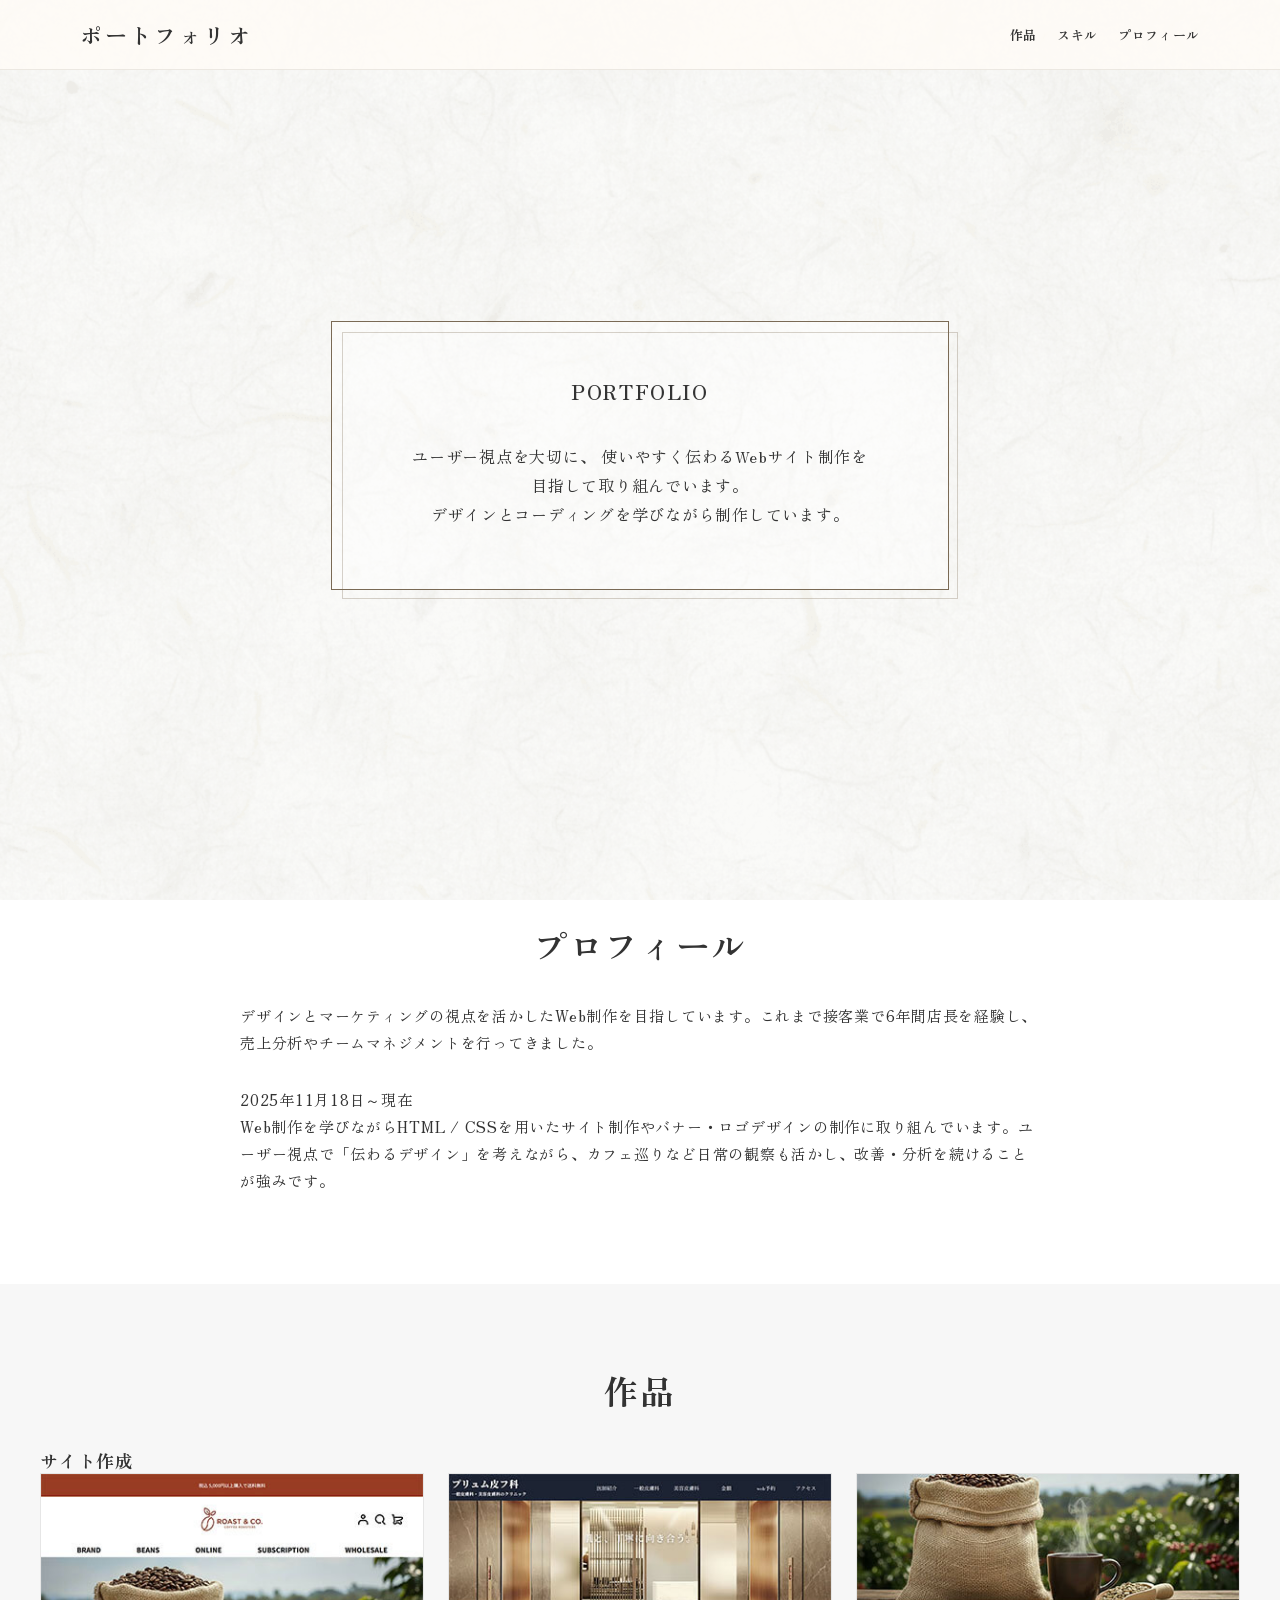
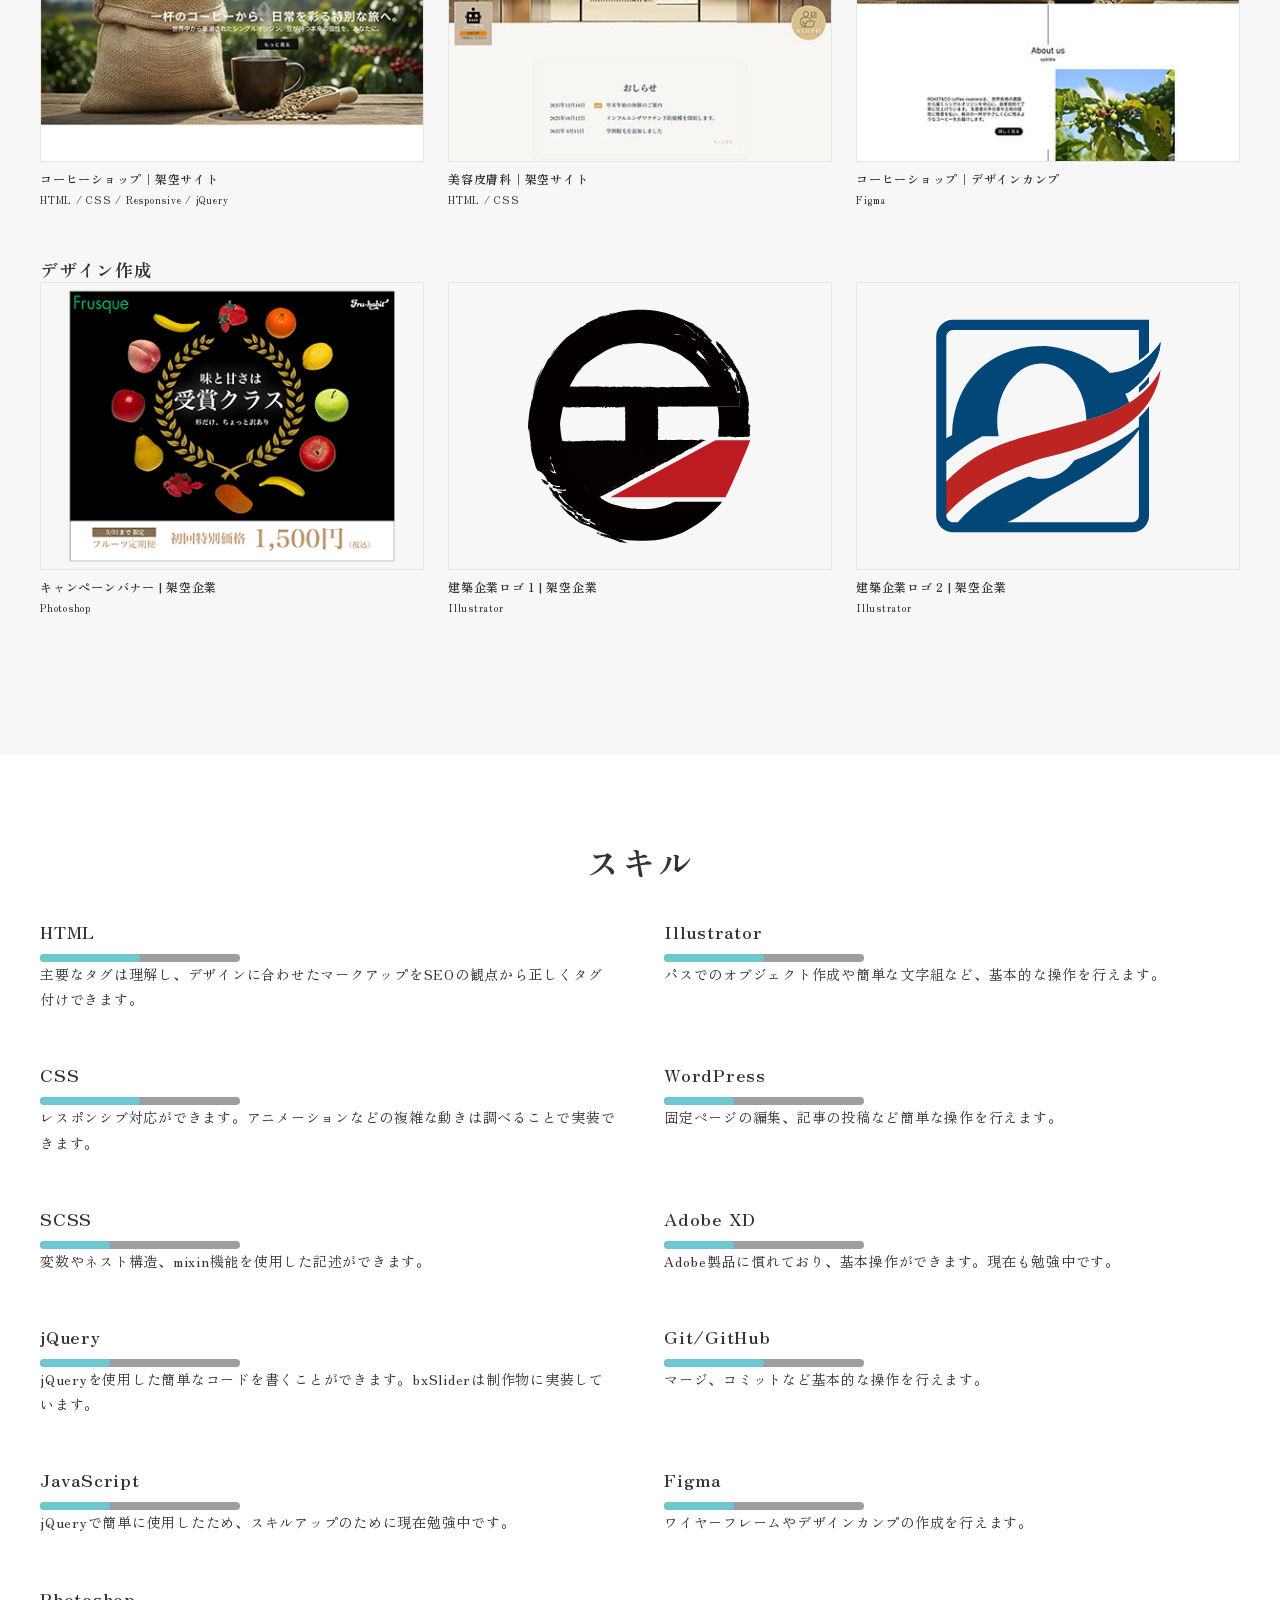
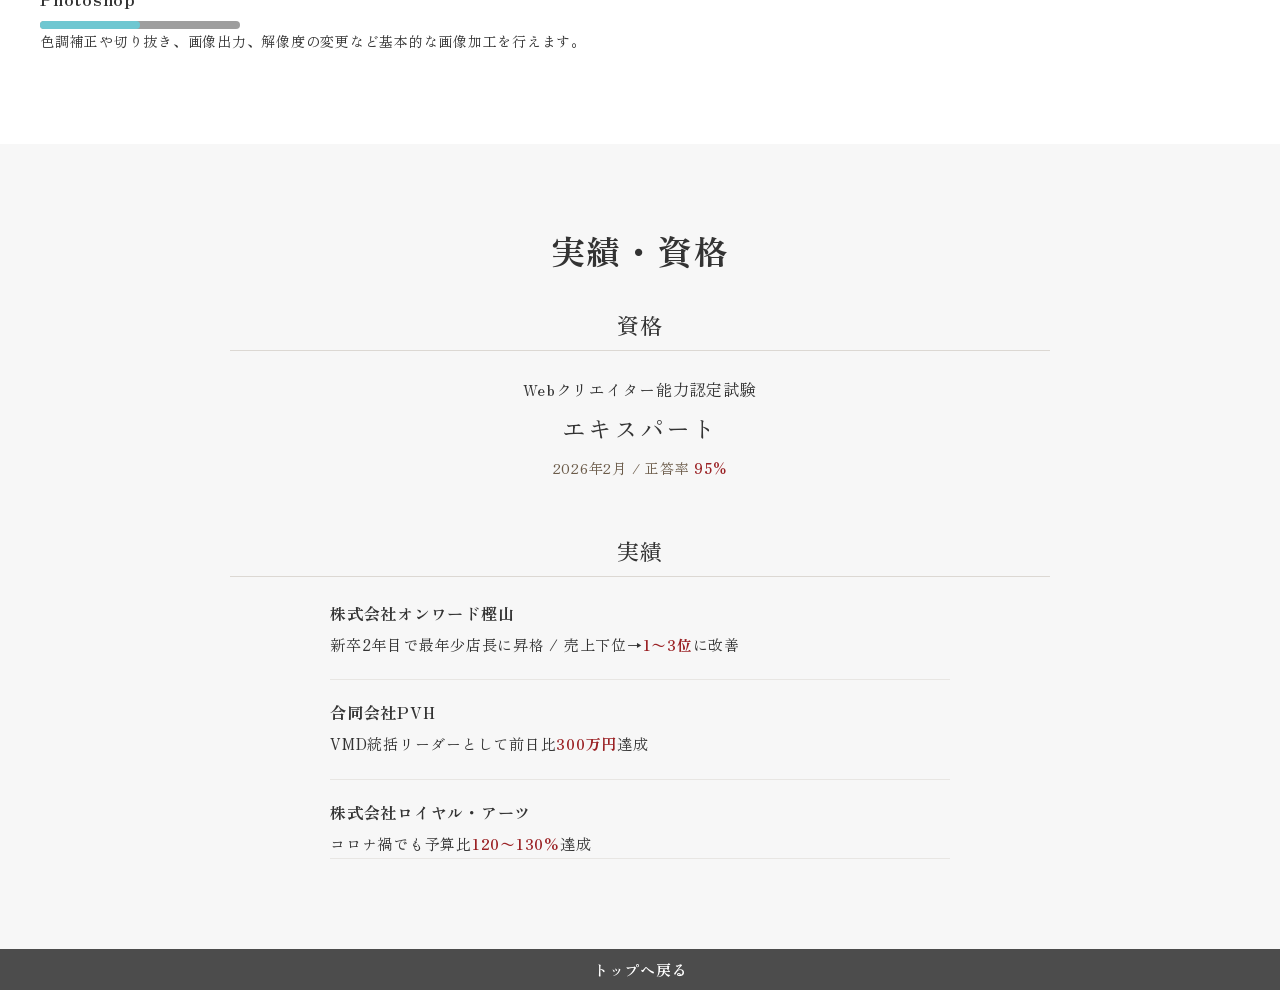
<file: index.html>
<!DOCTYPE html>
<html lang="ja">

<head prefix="og: https://ogp.me/ns#">
  <meta charset="utf-8">
  <meta name="viewport" content="width=device-width,initial-scale=1">
  <meta property="og:type" content="website">
  <meta property="og:title" content="ポートフォリオ">
  <!-- <meta property="og:url" content="URLが入る"> -->
  <meta property="og:description" content="Webデザインとコーディングを中心に制作したポートフォリオサイトです。ユーザー視点を意識したWebサイトやデザイン作品を掲載しています。制作実績をまとめています。">
  <meta property="og:image" content="img/ogp.png">
  <meta property="og:site_name" content="ポートフォリオ">
  <meta name="robots" content="noindex,nofollow">
  <meta name="description" content="Webデザインとコーディングを中心に制作したポートフォリオサイトです。ユーザー視点を意識したWebサイトやデザイン作品を掲載しています。制作実績をまとめています。">

  <title>ポートフォリオ</title>

  <link rel="preconnect" href="https://fonts.googleapis.com">
  <link rel="preconnect" href="https://fonts.gstatic.com" crossorigin>
  <link
    href="https://fonts.googleapis.com/css2?family=Cormorant+Garamond:wght@300;400;500;600&family=Zen+Old+Mincho:wght@400;500;700&display=swap"
    rel="stylesheet">
  <link rel="stylesheet" href="css/ress.css" media="all">
  <link rel="stylesheet" href="css/style.css" media="all">
  <link rel="icon" href="img/favicon.png">
  <!-- <link rel="canonical" href="URL"> -->
</head>

<body>
  <div class="wrapper">
    <!-- header -->
    <header class="header">
      <h1 class="header-logo">
        <a href="#">ポートフォリオ</a>
      </h1>
      <nav class="gnav">
        <ul class="gnav-list">
          <li class="gnav-item"><a href="#works">作品</a></li>
          <li class="gnav-item"><a href="#skill">スキル</a></li>
          <li class="gnav-item"><a href="#about">プロフィール</a></li>
        </ul>
      </nav>
    </header>
    <!-- /header -->

    <main class="content">
      <!-- mv -->
      <div class="mv">
        <div class="mv-container">
          <p class="mv-subtitle">portfolio</p>
          <p class="mv-text">
            ユーザー視点を大切に、<br class="sp-only">
            使いやすく伝わるWebサイト制作を<br>
            目指して取り組んでいます。<br>
            デザインとコーディングを学びながら制作しています。
          </p>
        </div>
      </div>
      <!-- /mv -->

      <!-- about -->
      <div class="about section" id="about">
        <section class="container">
          <h2 class="title">プロフィール</h2>
          <div class="profile">
            
            <div class="profile-body">
              <p>
                デザインとマーケティングの視点を活かしたWeb制作を目指しています。これまで接客業で6年間店長を経験し、売上分析やチームマネジメントを行ってきました。</p>
              <p>2025年11月18日～現在<br>
                Web制作を学びながらHTML /
                CSSを用いたサイト制作やバナー・ロゴデザインの制作に取り組んでいます。ユーザー視点で「伝わるデザイン」を考えながら、カフェ巡りなど日常の観察も活かし、改善・分析を続けることが強みです。
              </p>
            </div>
          </div>
        </section>
      </div>
      <!-- /about -->

      <!-- works -->
      <div class="works section" id="works">
        <section class="container">
          <h2 class="title">作品</h2>
          <section class="items">
            <h3 class="collection">サイト作成</h3>
            <div class="works-list">
              <a class="works-item" href="works-coffee.html">
                <div class="works-img"><img src="img/web_site2.jpg" width="400" height="300" alt="作品サムネイル画像">
                </div>
                <p class="works-name">コーヒーショップ｜架空サイト</p>
                <p class="works-info">HTML / CSS / Responsive / jQuery</p>
              </a>
              <a class="works-item" href="works-clinic.html">
                <div class="works-img"><img src="img/web_site1.jpg" width="400" height="300" alt="作品サムネイル画像">
                </div>
                <p class="works-name">美容皮膚科｜架空サイト</p>
                <p class="works-info">HTML / CSS</p>
              </a>
              <a class="works-item" href="works-coffee-camp.html">
                <div class="works-img"><img src="img/wire.jpg" width="400" height="300" alt="作品サムネイル画像">
                </div>
                <p class="works-name">コーヒーショップ｜デザインカンプ</p>
                <p class="works-info">Figma</p>
              </a>
            </div>
          </section>

          <section class="items">
            <h3 class="collection">デザイン作成</h3>
            <div class="works-list">
              <a class="works-item" href="works-banner.html">
                <div class="works-img"><img src="img/top_banner.png" width="400" height="300" alt="作品サムネイル画像">
                </div>
                <p class="works-name">キャンペーンバナー | 架空企業</p>
                <p class="works-info">Photoshop</p>
              </a>
              <a class="works-item" href="works-logo-01.html">
                <div class="works-img"><img src="img/logo_1.svg" width="400" height="300" alt="作品サムネイル画像">
                </div>
                <p class="works-name">建築企業ロゴ 1 | 架空企業</p>
                <p class="works-info">Illustrator</p>
              </a>
              <a class="works-item" href="works-logo-02.html">
                <div class="works-img"><img src="img/logo_2.svg" width="400" height="300" alt="作品サムネイル画像">
                </div>
                <p class="works-name">建築企業ロゴ 2 | 架空企業</p>
                <p class="works-info">Illustrator</p>
              </a>
            </div>
          </section>


        </section>
      </div>
      <!-- /works -->

      <!-- skill -->
      <div class="skill section" id="skill">
        <section class="container">
          <h2 class="title">スキル</h2>

          <div class="skill-list">
            <div class="skill-item">
              <div class="skill-body">
                <div class="skill-head">
                  <h3 class="skill-name">HTML</h3>
                  <div class="skill-bar">
                    <span class="skill-level html"></span>
                  </div>
                </div>
                <p class="skill-text">
                  主要なタグは理解し、デザインに合わせたマークアップをSEOの観点から正しくタグ付けできます。
                </p>
              </div>
            </div>

            <div class="skill-item">
              <div class="skill-body">
                <div class="skill-head">
                  <h3 class="skill-name">Illustrator</h3>
                  <div class="skill-bar">
                    <span class="skill-level illustrator"></span>
                  </div>
                </div>
                <p class="skill-text">
                  パスでのオブジェクト作成や簡単な文字組など、基本的な操作を行えます。
                </p>
              </div>
            </div>

            <div class="skill-item">
              <div class="skill-body">
                <div class="skill-head">
                  <h3 class="skill-name">CSS</h3>
                  <div class="skill-bar">
                    <span class="skill-level css"></span>
                  </div>
                </div>
                <p class="skill-text">
                  レスポンシブ対応ができます。アニメーションなどの複雑な動きは調べることで実装できます。
                </p>
              </div>
            </div>

            <div class="skill-item">
              <div class="skill-body">
                <div class="skill-head">
                  <h3 class="skill-name">WordPress</h3>
                  <div class="skill-bar">
                    <span class="skill-level wordpress"></span>
                  </div>
                </div>
                <p class="skill-text">
                  固定ページの編集、記事の投稿など簡単な操作を行えます。
                </p>
              </div>
            </div>

            <div class="skill-item">
              <div class="skill-body">
                <div class="skill-head">
                  <h3 class="skill-name">SCSS</h3>
                  <div class="skill-bar">
                    <span class="skill-level scss"></span>
                  </div>
                </div>
                <p class="skill-text">
                  変数やネスト構造、mixin機能を使用した記述ができます。
                </p>
              </div>
            </div>

            <div class="skill-item">
              <div class="skill-body">
                <div class="skill-head">
                  <h3 class="skill-name">Adobe XD</h3>
                  <div class="skill-bar">
                    <span class="skill-level xd"></span>
                  </div>
                </div>
                <p class="skill-text">
                  Adobe製品に慣れており、基本操作ができます。現在も勉強中です。
                </p>
              </div>
            </div>

            <div class="skill-item">
              <div class="skill-body">
                <div class="skill-head">
                  <h3 class="skill-name">jQuery</h3>
                  <div class="skill-bar">
                    <span class="skill-level jquery"></span>
                  </div>
                </div>
                <p class="skill-text">
                  jQueryを使用した簡単なコードを書くことができます。bxSliderは制作物に実装しています。
                </p>
              </div>
            </div>

            <div class="skill-item">
              <div class="skill-body">
                <div class="skill-head">
                  <h3 class="skill-name">Git/GitHub</h3>
                  <div class="skill-bar">
                    <span class="skill-level git"></span>
                  </div>
                </div>
                <p class="skill-text">
                  マージ、コミットなど基本的な操作を行えます。
                </p>
              </div>
            </div>

            <div class="skill-item">
              <div class="skill-body">
                <div class="skill-head">
                  <h3 class="skill-name">JavaScript</h3>
                  <div class="skill-bar">
                    <span class="skill-level javascript"></span>
                  </div>
                </div>
                <p class="skill-text">
                  jQueryで簡単に使用したため、スキルアップのために現在勉強中です。
                </p>
              </div>
            </div>

            <div class="skill-item">
              <div class="skill-body">
                <div class="skill-head">
                  <h3 class="skill-name">Figma</h3>
                  <div class="skill-bar">
                    <span class="skill-level figma"></span>
                  </div>
                </div>
                <p class="skill-text">
                  ワイヤーフレームやデザインカンプの作成を行えます。
                </p>
              </div>
            </div>

            <div class="skill-item">
              <div class="skill-body">
                <div class="skill-head">
                  <h3 class="skill-name">Photoshop</h3>
                  <div class="skill-bar">
                    <span class="skill-level photoshop"></span>
                  </div>
                </div>
                <p class="skill-text">
                  色調補正や切り抜き、画像出力、解像度の変更など基本的な画像加工を行えます。
                </p>
              </div>
            </div>
          </div>
        </section>
      </div>
      <!-- /skill -->


     <!-- achievements -->
<section class="achievements section" id="achievements">
  <div class="container">
    <h2 class="title">実績・資格</h2>

    <div class="achievements-list">
      <section class="achievement-item">
        <h3 class="achievement-title">資格</h3>
        <div class="achievement-content">
          <p class="achievement-heading">Webクリエイター能力認定試験</p>
          <p class="achievement-subheading">エキスパート</p>
          <p class="achievement-meta">2026年2月 / 正答率 <strong>95%</strong></p>
        </div>
      </section>

      <section class="achievement-item">
        <h3 class="achievement-title">実績</h3>
        <div class="achievement-content">
          <dl class="achievement-record">
            <dt>株式会社オンワード樫山</dt>
            <dd>新卒2年目で最年少店長に昇格 / 売上下位→<strong>1〜3位</strong>に改善</dd>

            <dt>合同会社PVH</dt>
            <dd>VMD統括リーダーとして前日比<strong>300万円</strong>達成</dd>

            <dt>株式会社ロイヤル・アーツ</dt>
            <dd>コロナ禍でも予算比<strong>120〜130%</strong>達成</dd>
          </dl>
        </div>
      </section>
    </div>
  </div>
</section>
<!-- /achievements -->

      <div class="page-top" id="js-page-top">
        <span class="material-icons-outlined">トップへ戻る</span>
      </div>
    </main>

   

  </div>
  <script src="js/jquery-3.6.0.min.js"></script>
  <script src="js/script.js"></script>
</body>

</html>
</file>
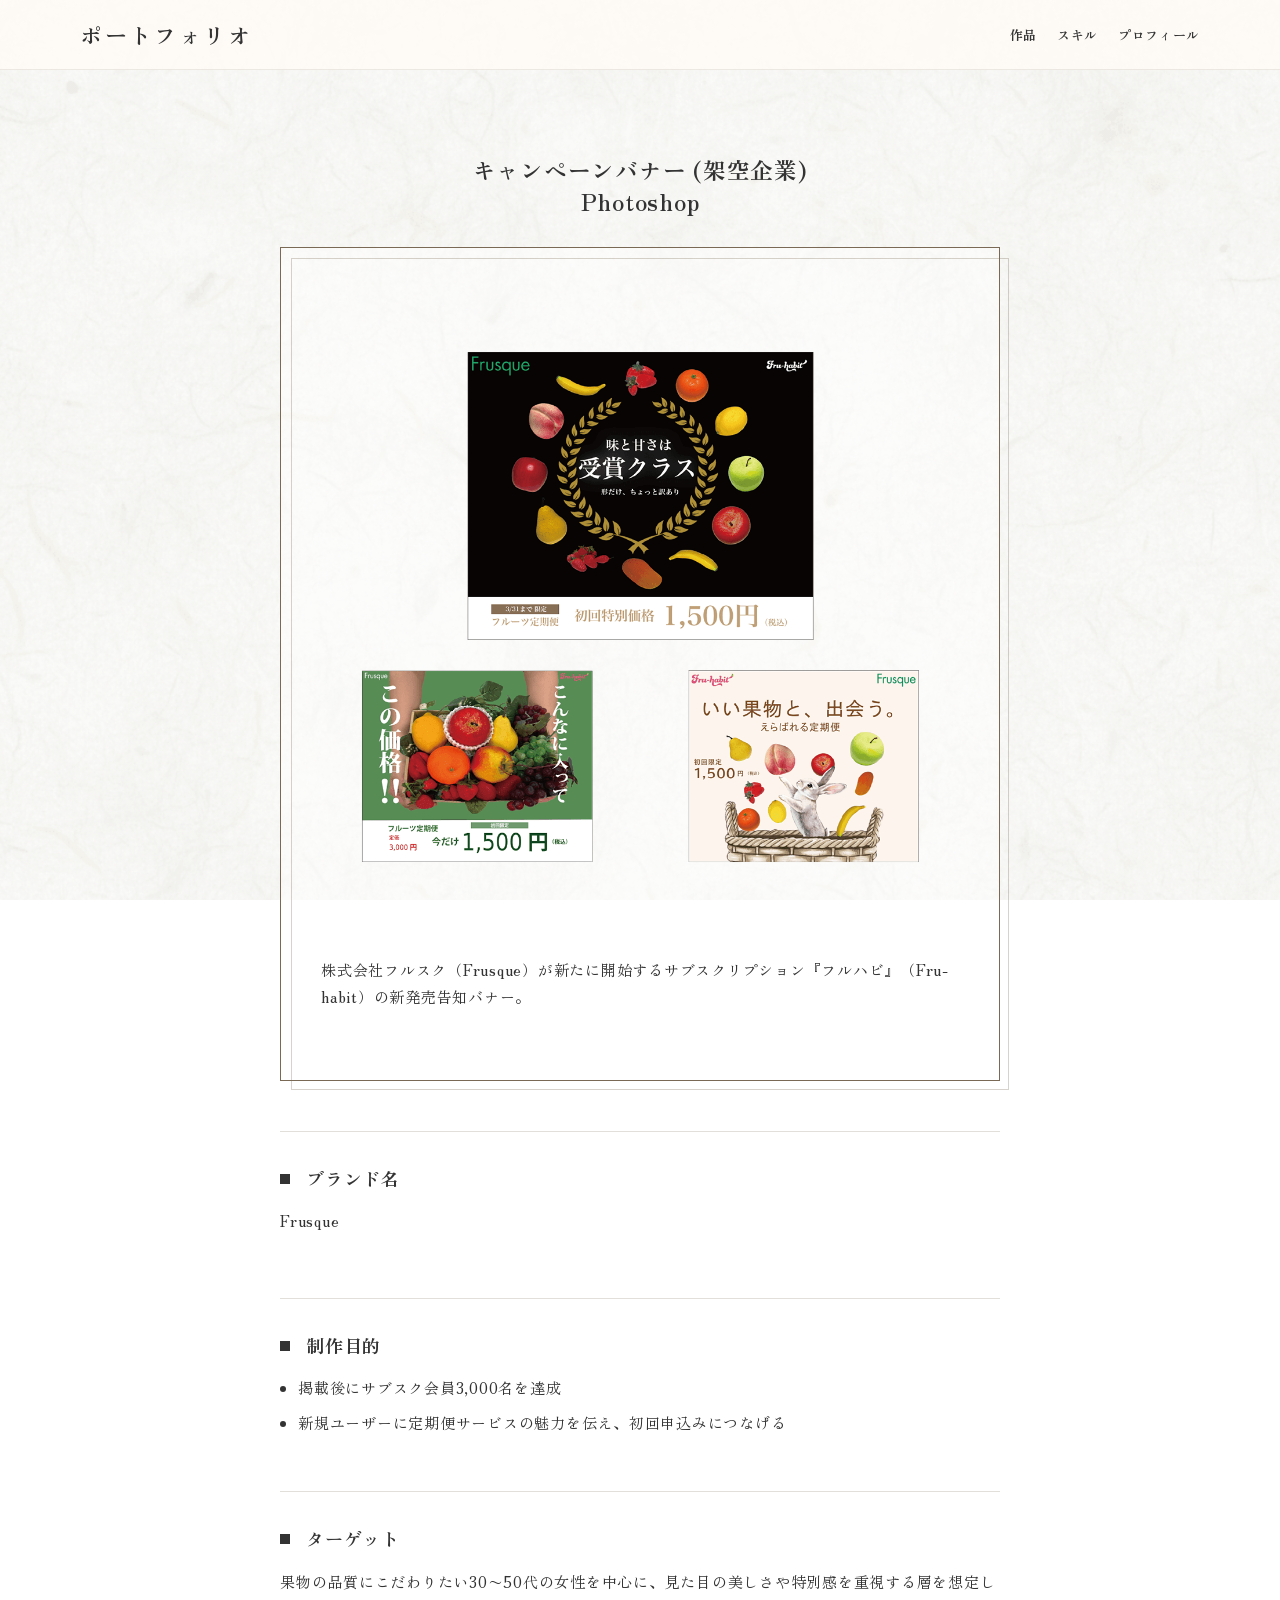
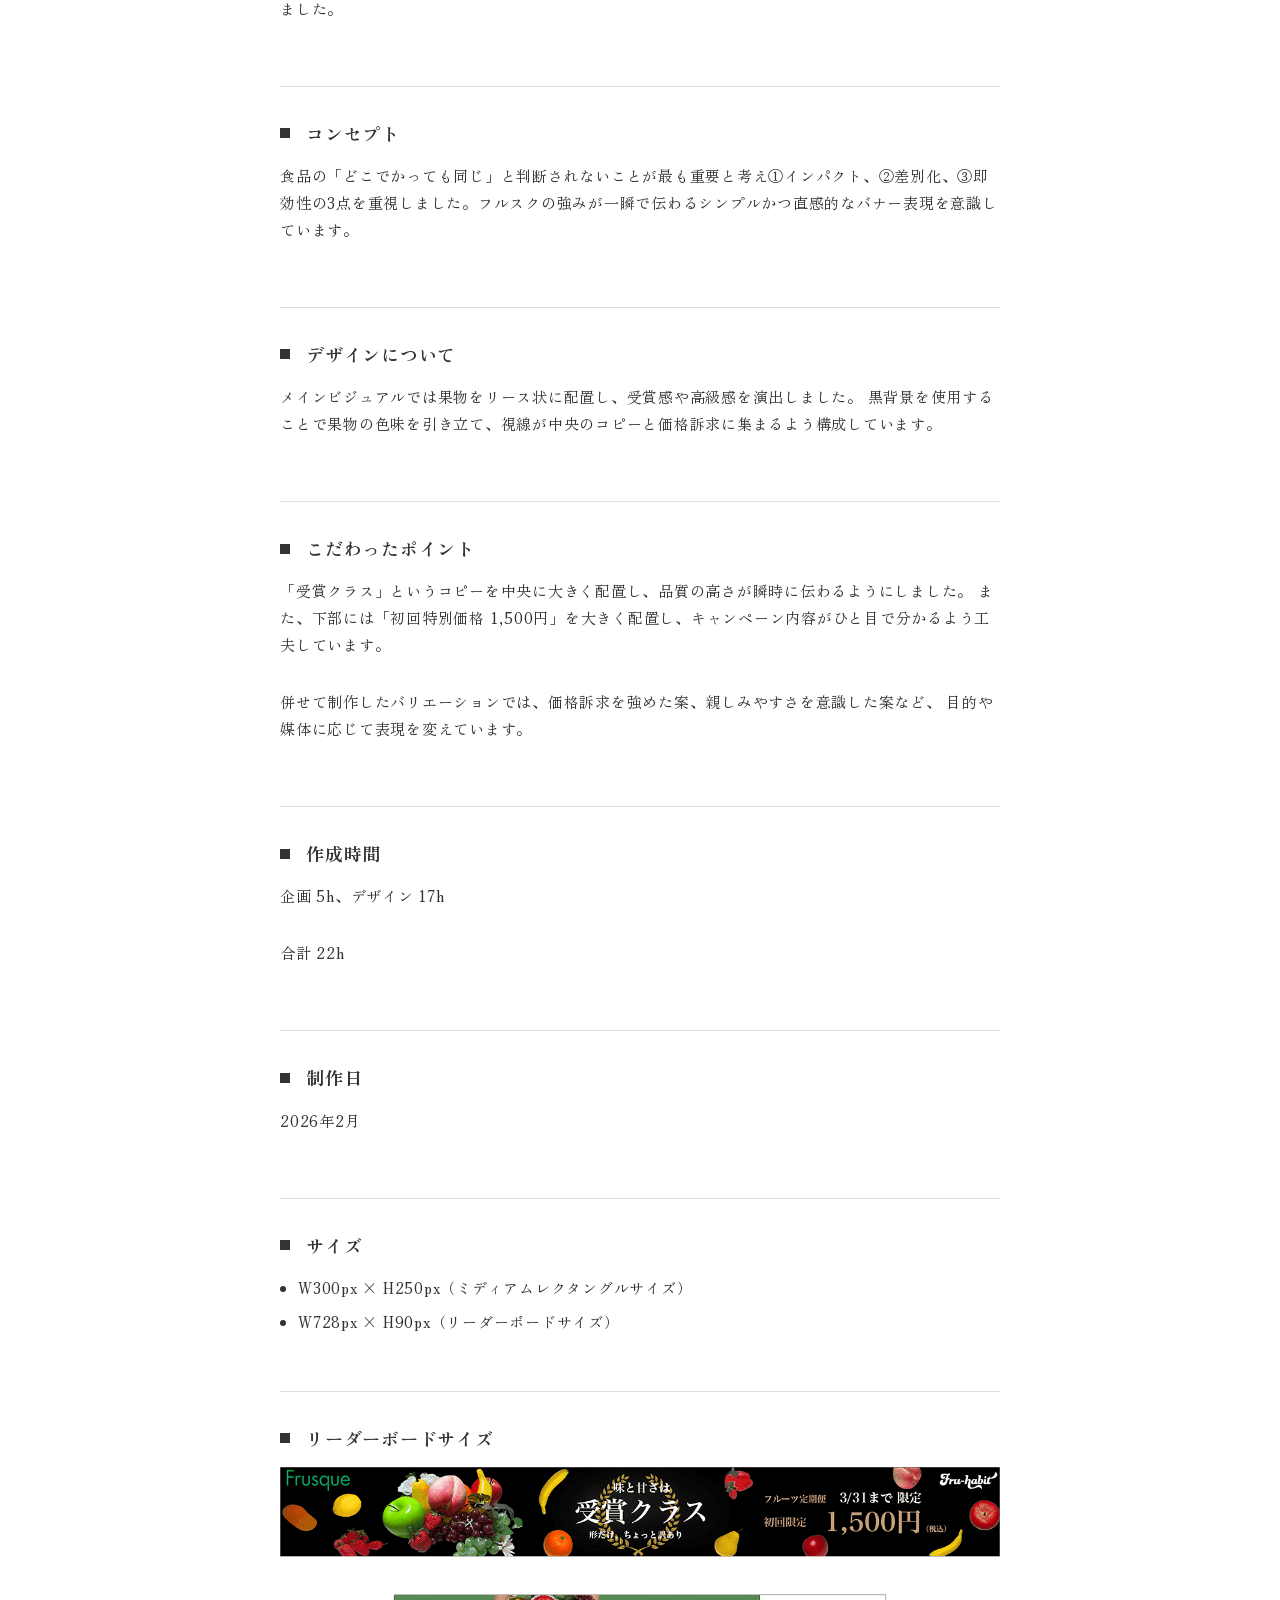
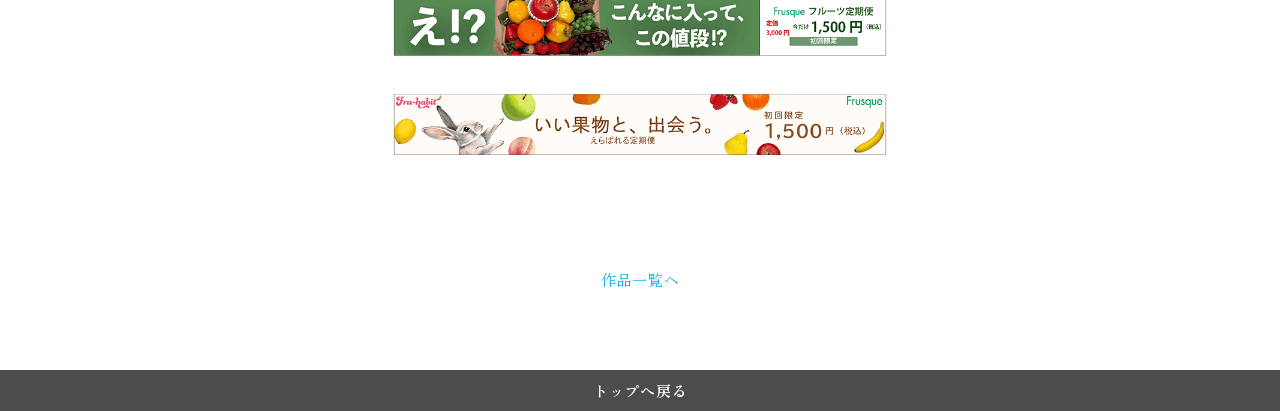
<file: works-banner.html>
<!DOCTYPE html>
<html lang="ja">

<head prefix="og: https://ogp.me/ns#">
  <meta charset="utf-8">
  <meta name="viewport" content="width=device-width,initial-scale=1">

  <meta property="og:type" content="article">
  <meta property="og:title" content="キャンペーンバナー制作 | ポートフォリオ">
  <!-- <meta property="og:url" content="URLが入る"> -->
  <meta property="og:description" content="架空企業のキャンペーンバナーとして制作したデザインです。Photoshopを用いて視認性と訴求力を意識し、ターゲットに伝わるビジュアル設計を行いました。制作実績です。">
  <meta property="og:image" content="img/top_banner.png">
  <meta property="og:site_name" content="ポートフォリオ">

  <meta name="robots" content="noindex,nofollow">
  <meta name="description" content="架空企業のキャンペーンバナーとして制作したデザインです。Photoshopを用いて視認性と訴求力を意識し、ターゲットに伝わるビジュアル設計を行いました。制作実績です。">

  <title>キャンペーンバナー制作 | ポートフォリオ</title>

  <link rel="preconnect" href="https://fonts.googleapis.com">
  <link rel="preconnect" href="https://fonts.gstatic.com" crossorigin>
  <link
    href="https://fonts.googleapis.com/css2?family=Cormorant+Garamond:wght@300;400;500;600&family=Zen+Old+Mincho:wght@400;500;700&display=swap"
    rel="stylesheet">
  <link rel="stylesheet" href="css/ress.css" media="all">
  <link rel="stylesheet" href="css/style.css" media="all">
  <link rel="icon" href="img/favicon.png">
  <!-- <link rel="canonical" href="URL"> -->
</head>

<body>
  <div class="wrapper">
    <!-- header -->
    <header class="header">
      <h1 class="header-logo">
        <a href="./index.html">ポートフォリオ</a>
      </h1>
      <nav class="gnav">
        <ul class="gnav-list">
          <li class="gnav-item"><a href="index.html#works">作品</a></li>
          <li class="gnav-item"><a href="index.html#skill">スキル</a></li>
          <li class="gnav-item"><a href="index.html#about">プロフィール</a></li>
        </ul>
      </nav>
    </header>

    <main class="content">
      <div class="article">
        <section class="article-container">
          <h2 class="article-title">キャンペーンバナー (架空企業)<br>Photoshop</h2>
          <div class="article-body">

            <div class="work-frame">
              <p>
                <img src="img/banner_top.png" width="400" height="300" alt="作品スクリーンショット">
              </p>
              <p>
                株式会社フルスク（Frusque）が新たに開始するサブスクリプション『フルハビ』（Fru-habit）の新発売告知バナー。
              </p>
            </div>

            <div class="work-section">
              <h3>ブランド名</h3>

              <p>
                Frusque
              </p>

            </div>


            <div class="work-section">
              <h3>制作目的</h3>

              <ul>
                <li>掲載後にサブスク会員3,000名を達成</li>
                <li>新規ユーザーに定期便サービスの魅力を伝え、初回申込みにつなげる</li>
              </ul>

            </div>

            <div class="work-section">
              <h3>ターゲット</h3>
              <p>果物の品質にこだわりたい30〜50代の女性を中心に、見た目の美しさや特別感を重視する層を想定しました。
              </p>
            </div>

            <div class="work-section">
              <h3>コンセプト</h3>
              <p>
                食品の「どこでかっても同じ」と判断されないことが最も重要と考え①インパクト、②差別化、③即効性の3点を重視しました。フルスクの強みが一瞬で伝わるシンプルかつ直感的なバナー表現を意識しています。
              </p>
            </div>

             <div class="work-section">
              <h3>デザインについて</h3>
              <p>
                メインビジュアルでは果物をリース状に配置し、受賞感や高級感を演出しました。
                黒背景を使用することで果物の色味を引き立て、視線が中央のコピーと価格訴求に集まるよう構成しています。
              </p>
            </div>

            <div class="work-section">
              <h3>こだわったポイント</h3>
              <p>
                「受賞クラス」というコピーを中央に大きく配置し、品質の高さが瞬時に伝わるようにしました。
                また、下部には「初回特別価格 1,500円」を大きく配置し、キャンペーン内容がひと目で分かるよう工夫しています。
              </p>
              <p>
                併せて制作したバリエーションでは、価格訴求を強めた案、親しみやすさを意識した案など、
                目的や媒体に応じて表現を変えています。
              </p>
            </div>

            <div class="work-section">
              <h3>作成時間</h3>
              <p>企画 5h、デザイン 17h</p>
              <p>合計 22h</p>
            </div>

            <div class="work-section">
              <h3>制作日</h3>
              <p>2026年2月</p>
            </div>

           <div class="work-section">
              <h3>サイズ</h3>
              <ul>
                <li>W300px × H250px（ミディアムレクタングルサイズ）</li>
                <li>W728px × H90px（リーダーボードサイズ）</li>
              </ul>
            </div>

            <div class="work-section">
              <h3>リーダーボードサイズ</h3>
              <img src="./img/banner_l.png" width="720" height="300"  alt="リーダーボードサイズのバナー">
            </div>

          </div>
          <div class="home-link">
            <a href="index.html#works">作品一覧へ</a>
          </div>
        </section>
      </div>

      <div class="page-top" id="js-page-top">
        <span>トップへ戻る</span>
      </div>
    </main>

   

  </div>
  <script src="js/jquery-3.6.0.min.js"></script>
  <script src="js/script.js"></script>
</body>

</html>
</file>
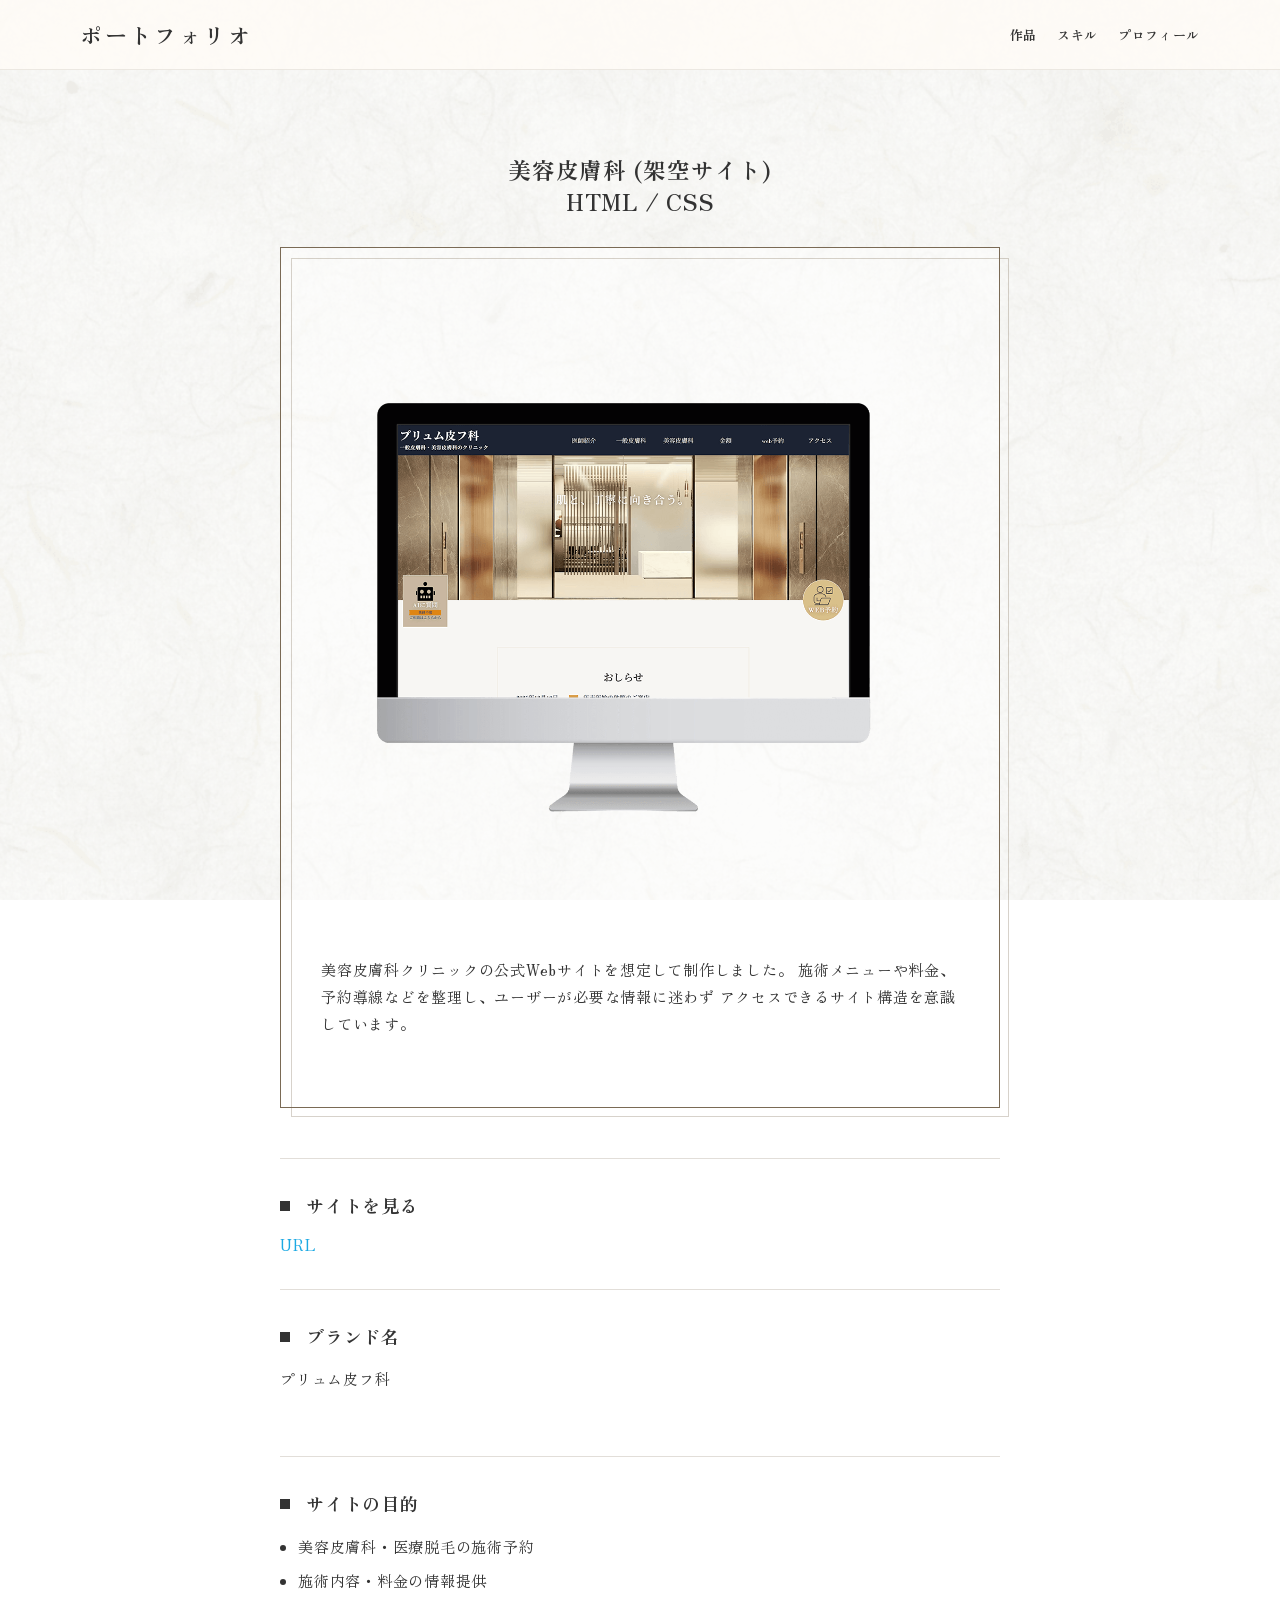
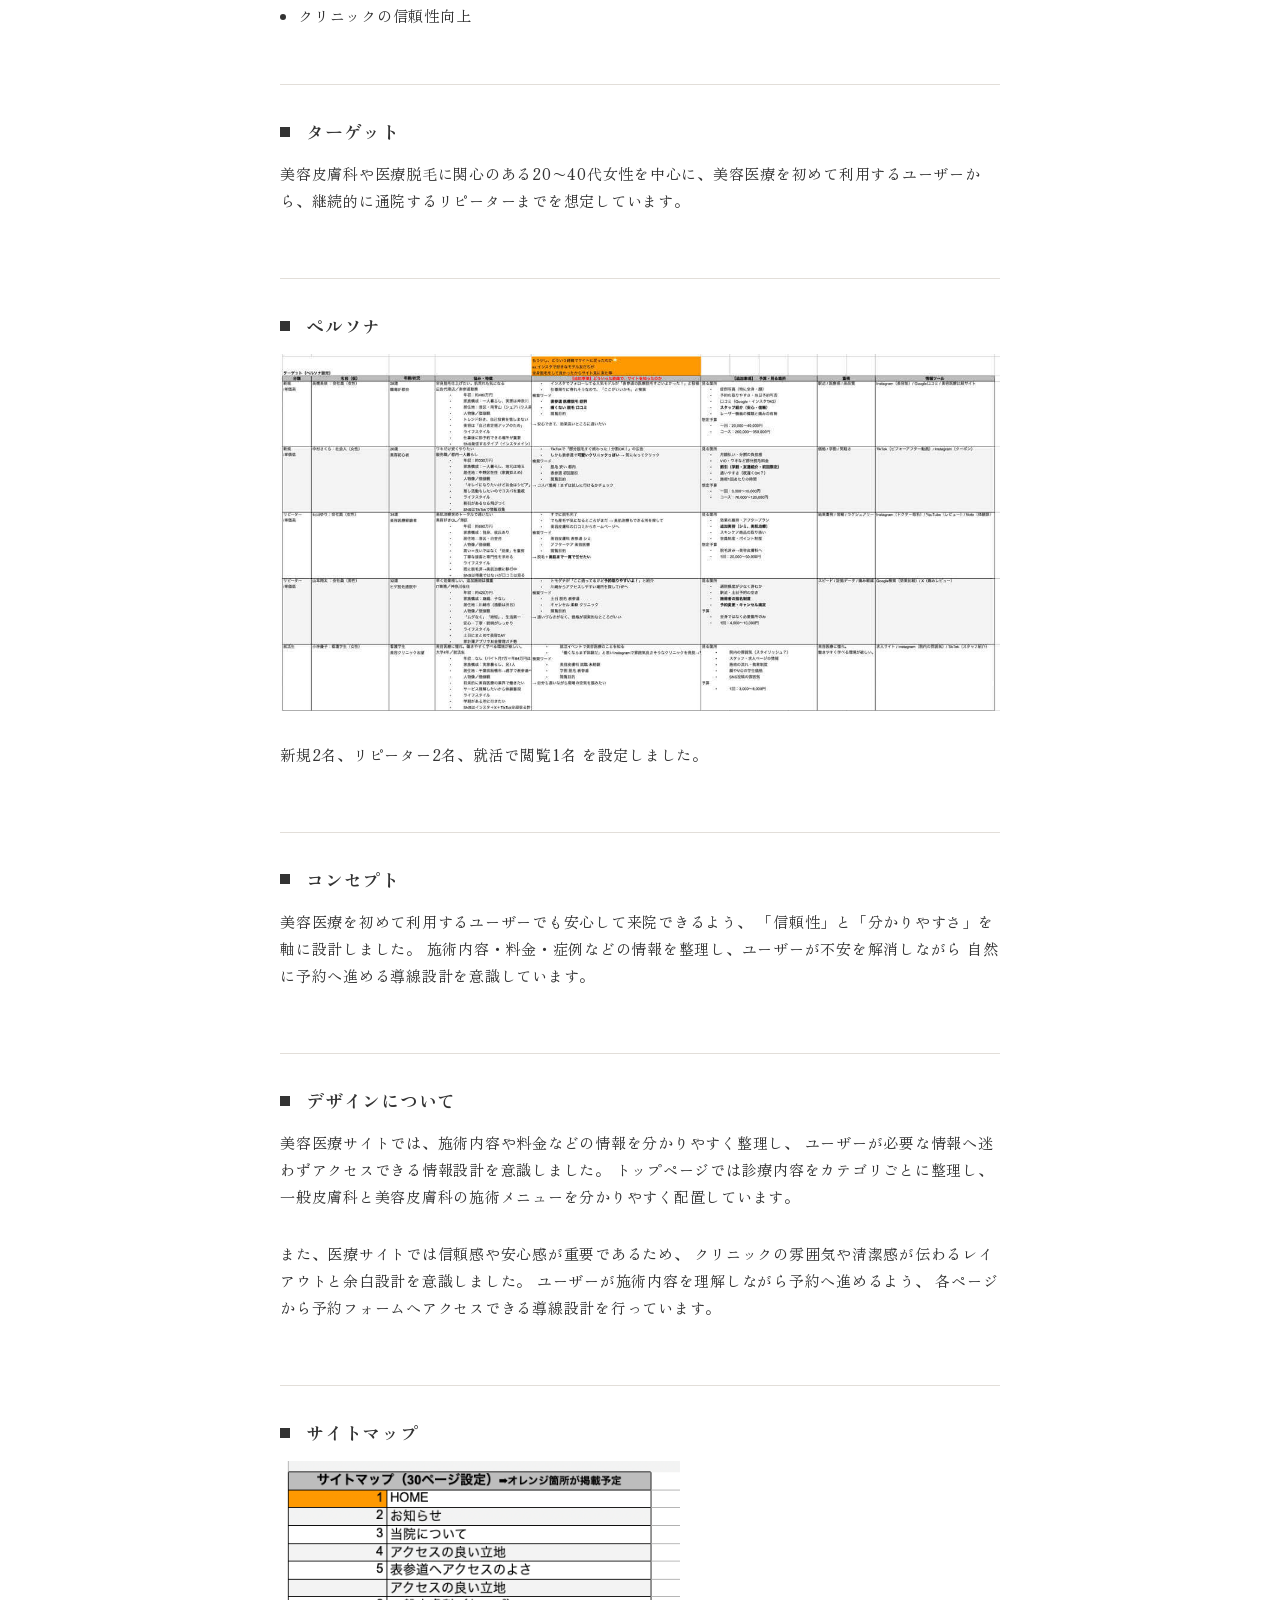
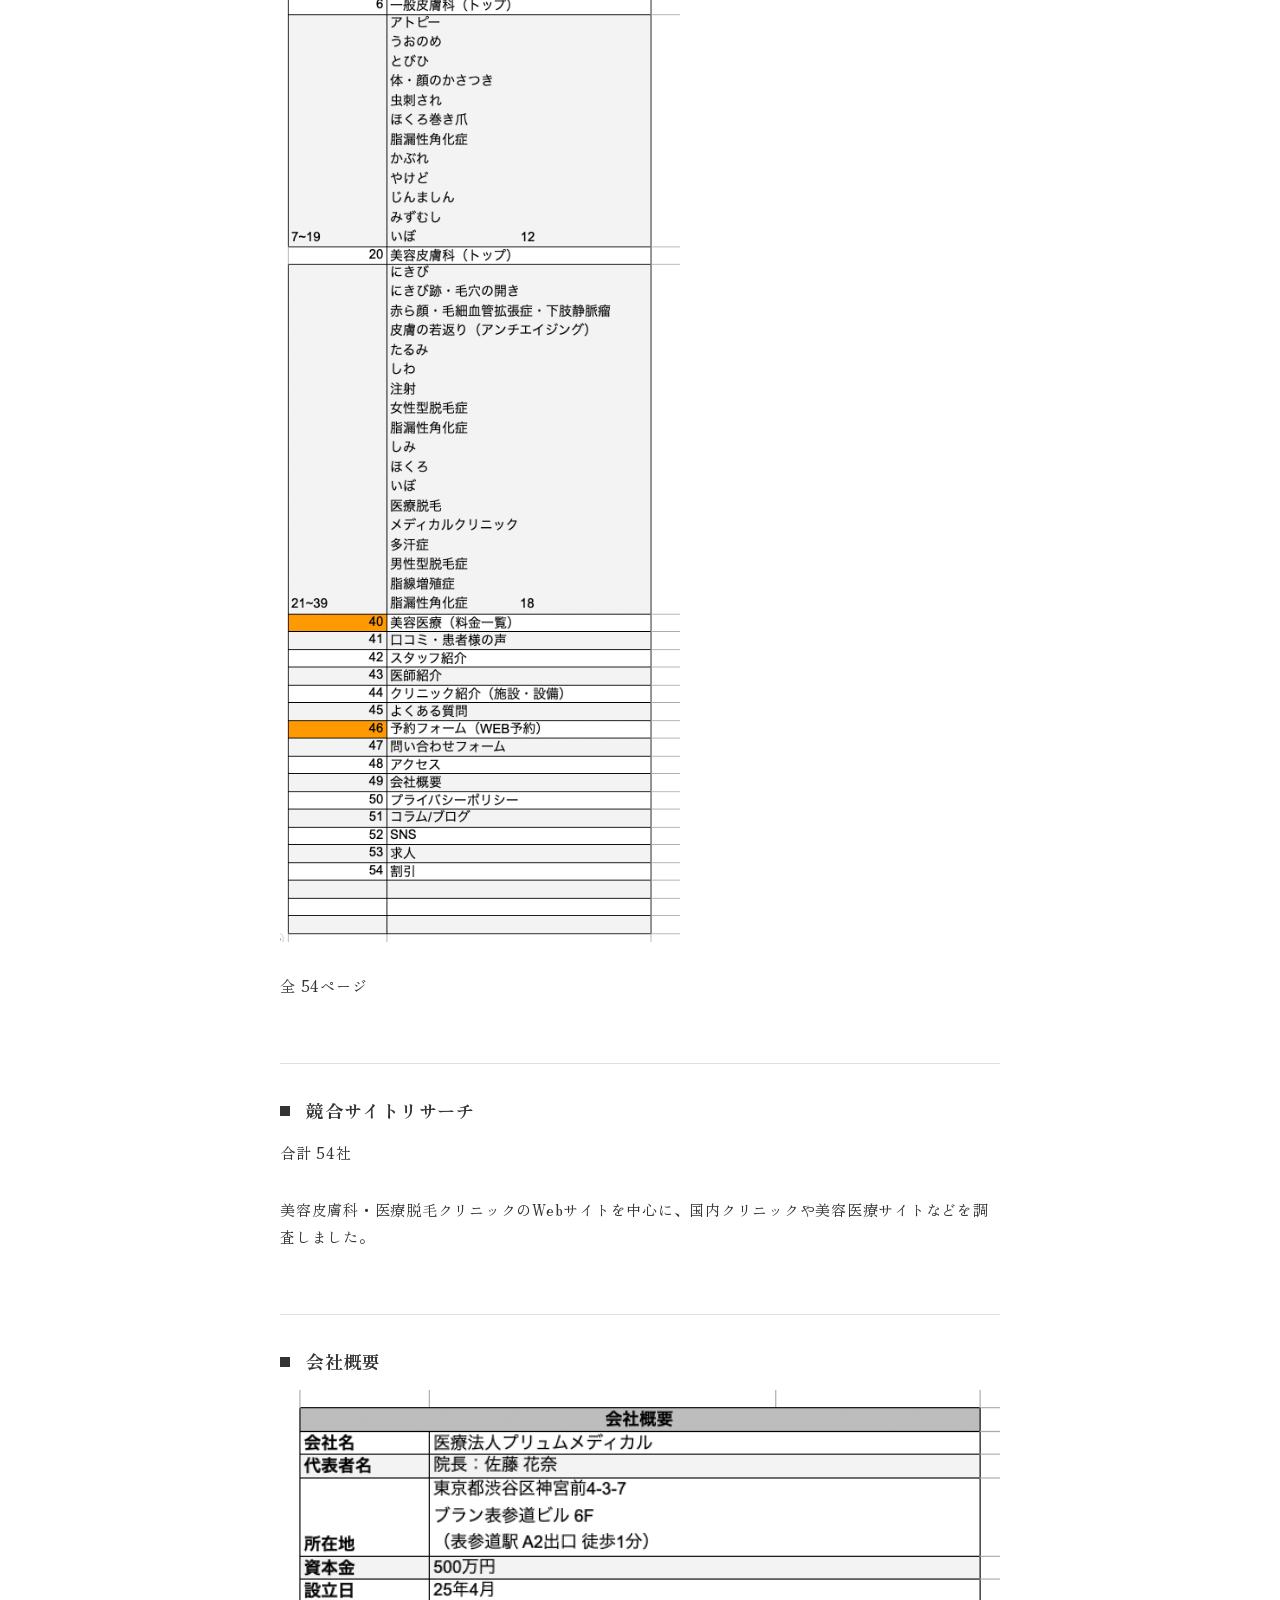
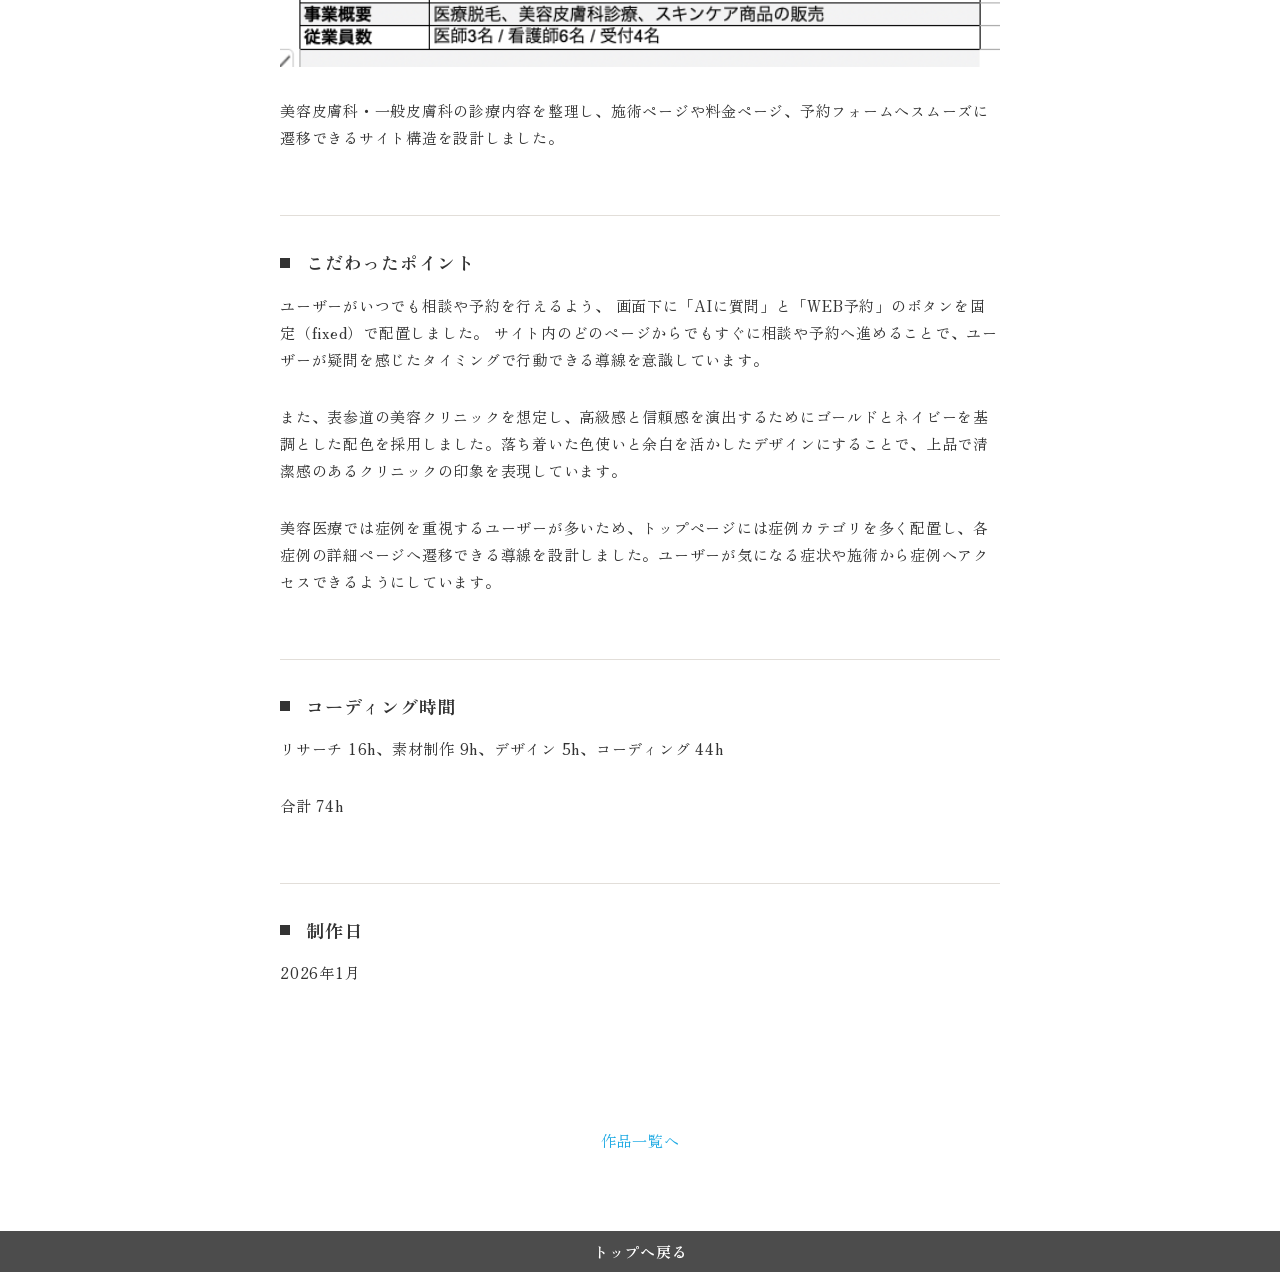
<file: works-clinic.html>
<!DOCTYPE html>
<html lang="ja">

<head prefix="og: https://ogp.me/ns#">
  <meta charset="utf-8">
  <meta name="viewport" content="width=device-width,initial-scale=1">

  <meta property="og:type" content="article">
  <meta property="og:title" content="美容皮膚科サイト制作 | ポートフォリオ">
  <!-- <meta property="og:url" content="URLが入る"> -->
  <meta property="og:description" content="美容皮膚科の架空サイトとして制作したWebサイトです。HTML・CSSを用い、清潔感と信頼感を重視したデザインと、ユーザーにとって分かりやすい構成を設計しました。制作実績です。">
  <meta property="og:image" content="img/web_site1.jpg">
  <meta property="og:site_name" content="ポートフォリオ">

  <meta name="robots" content="noindex,nofollow">
  <meta name="description" content="美容皮膚科の架空サイトとして制作したWebサイトです。HTML・CSSを用い、清潔感と信頼感を重視したデザインと、ユーザーにとって分かりやすい構成を設計しました。制作実績です。">

  <title>美容皮膚科サイト制作 | ポートフォリオ</title>

  <link rel="preconnect" href="https://fonts.googleapis.com">
  <link rel="preconnect" href="https://fonts.gstatic.com" crossorigin>
  <link
    href="https://fonts.googleapis.com/css2?family=Cormorant+Garamond:wght@300;400;500;600&family=Zen+Old+Mincho:wght@400;500;700&display=swap"
    rel="stylesheet">
  <link rel="stylesheet" href="css/ress.css" media="all">
  <link rel="stylesheet" href="css/style.css" media="all">
  <link rel="icon" href="img/favicon.png">
  <!-- <link rel="canonical" href="URL"> -->
</head>

<body>
  <div class="wrapper">
    <!-- header -->
    <header class="header">
      <h1 class="header-logo">
        <a href="./index.html">ポートフォリオ</a>
      </h1>
      <nav class="gnav">
        <ul class="gnav-list">
          <li class="gnav-item"><a href="index.html#works">作品</a></li>
          <li class="gnav-item"><a href="index.html#skill">スキル</a></li>
          <li class="gnav-item"><a href="index.html#about">プロフィール</a></li>
        </ul>
      </nav>
    </header>

    <main class="content">
      <div class="article">
        <section class="article-container">
          <h2 class="article-title">美容皮膚科 (架空サイト)<br>HTML / CSS</h2>
          <div class="article-body">

            <div class="work-frame">
              <p>
                <img src="img/works-clinic.png" width="1000" height="913" alt="作品スクリーンショット">
              </p>
              <p>
                美容皮膚科クリニックの公式Webサイトを想定して制作しました。
                施術メニューや料金、予約導線などを整理し、ユーザーが必要な情報に迷わず
                アクセスできるサイト構造を意識しています。
              </p>
            </div>
            <div class="work-section">

              <h3>サイトを見る</h3>
              <div class="work-link">
                <a href="https://adjustacademy.com/d2511/d251109-110473/site01/index.html" target="_blank"
                  rel="noopener">URL</a>
              </div>
            </div>

            <div class="work-section">
              <h3>ブランド名</h3>

              <p>
                プリュム皮フ科
              </p>

            </div>

            <div class="work-section">
              <h3>サイトの目的</h3>

              <ul>
                <li>美容皮膚科・医療脱毛の施術予約</li>
                <li>施術内容・料金の情報提供</li>
                <li>クリニックの信頼性向上</li>
              </ul>

            </div>

            <div class="work-section">
              <h3>ターゲット</h3>
              <p>
                美容皮膚科や医療脱毛に関心のある20〜40代女性を中心に、美容医療を初めて利用するユーザーから、継続的に通院するリピーターまでを想定しています。
              </p>
            </div>

            <div class="work-section">
              <h3>ペルソナ</h3>
              <p>
                <img src="./img/persona-clinic.jpg" width="800" height="700" alt="ペルソナのスクリーンショット">
              </p>
              <p>新規2名、リピーター2名、就活で閲覧1名 を設定しました。</p>
            </div>

            <div class="work-section">
              <h3>コンセプト</h3>
              <p>
                美容医療を初めて利用するユーザーでも安心して来院できるよう、
                「信頼性」と「分かりやすさ」を軸に設計しました。
                施術内容・料金・症例などの情報を整理し、ユーザーが不安を解消しながら
                自然に予約へ進める導線設計を意識しています。
              </p>
            </div>

            <div class="work-section">
              <h3>デザインについて</h3>
              <p>
                美容医療サイトでは、施術内容や料金などの情報を分かりやすく整理し、
                ユーザーが必要な情報へ迷わずアクセスできる情報設計を意識しました。
                トップページでは診療内容をカテゴリごとに整理し、
                一般皮膚科と美容皮膚科の施術メニューを分かりやすく配置しています。
              </p>

              <p>
                また、医療サイトでは信頼感や安心感が重要であるため、
                クリニックの雰囲気や清潔感が伝わるレイアウトと余白設計を意識しました。
                ユーザーが施術内容を理解しながら予約へ進めるよう、
                各ページから予約フォームへアクセスできる導線設計を行っています。
              </p>
            </div>

            

            <div class="work-section">
              <h3>サイトマップ</h3>
              <p>
                <img src="./img/sitemap-clinic.png" width="400" height="400" alt="サイトマップのスクリーンショット">
              </p>
              <p>全 54ページ</p>
            </div>

            <div class="work-section">
              <h3>競合サイトリサーチ</h3>
              <p>合計 54社</p>
              <p>
                美容皮膚科・医療脱毛クリニックのWebサイトを中心に、国内クリニックや美容医療サイトなどを調査しました。
              </p>
            </div>

            <div class="work-section">
              <h3>会社概要</h3>
              <p>
                <img src="./img/about-clinic.png" width="800" height="700" alt="会社概要のスクリーンショット">
              </p>
              <p>
                美容皮膚科・一般皮膚科の診療内容を整理し、施術ページや料金ページ、予約フォームへスムーズに遷移できるサイト構造を設計しました。
              </p>
            </div>

            
            <div class="work-section">
              <h3>こだわったポイント</h3>
              <p>
                ユーザーがいつでも相談や予約を行えるよう、
                画面下に「AIに質問」と「WEB予約」のボタンを固定（fixed）で配置しました。
                サイト内のどのページからでもすぐに相談や予約へ進めることで、ユーザーが疑問を感じたタイミングで行動できる導線を意識しています。
              </p>

              <p>
                また、表参道の美容クリニックを想定し、高級感と信頼感を演出するためにゴールドとネイビーを基調とした配色を採用しました。落ち着いた色使いと余白を活かしたデザインにすることで、上品で清潔感のあるクリニックの印象を表現しています。
              </p>

              <p>
                美容医療では症例を重視するユーザーが多いため、トップページには症例カテゴリを多く配置し、各症例の詳細ページへ遷移できる導線を設計しました。ユーザーが気になる症状や施術から症例へアクセスできるようにしています。
              </p>
            </div>

            <div class="work-section">
              <h3>コーディング時間</h3>
              <p>リサーチ 16h、素材制作 9h、デザイン 5h、コーディング 44h </p>
              <p>合計 74h</p>
            </div>

            <div class="work-section">
              <h3>制作日</h3>
              <p>2026年1月</p>
            </div>
          </div>
          <div class="home-link">
            <a href="index.html#works">作品一覧へ</a>
          </div>
        </section>
      </div>

      <div class="page-top" id="js-page-top">
        <span>トップへ戻る</span>
      </div>
    </main>

    

  </div>
  <script src="js/jquery-3.6.0.min.js"></script>
  <script src="js/script.js"></script>
</body>

</html>
</file>
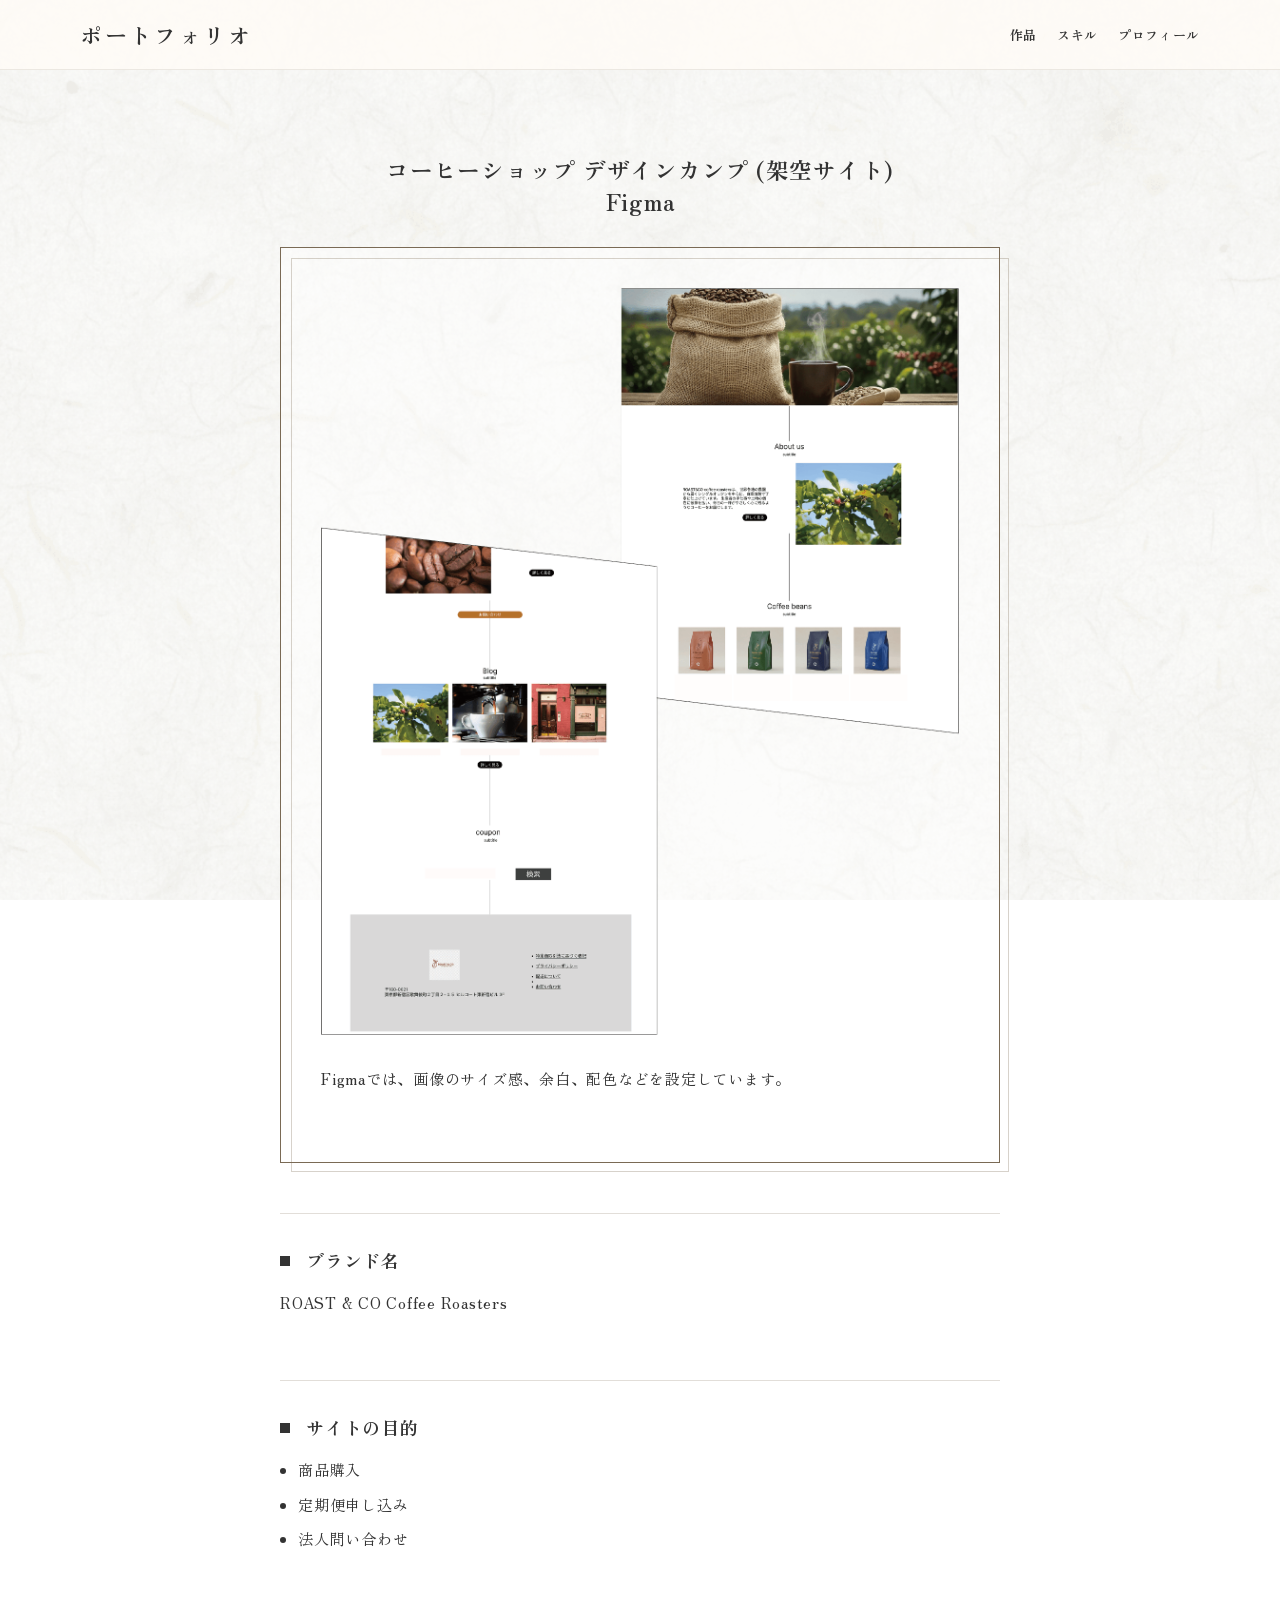
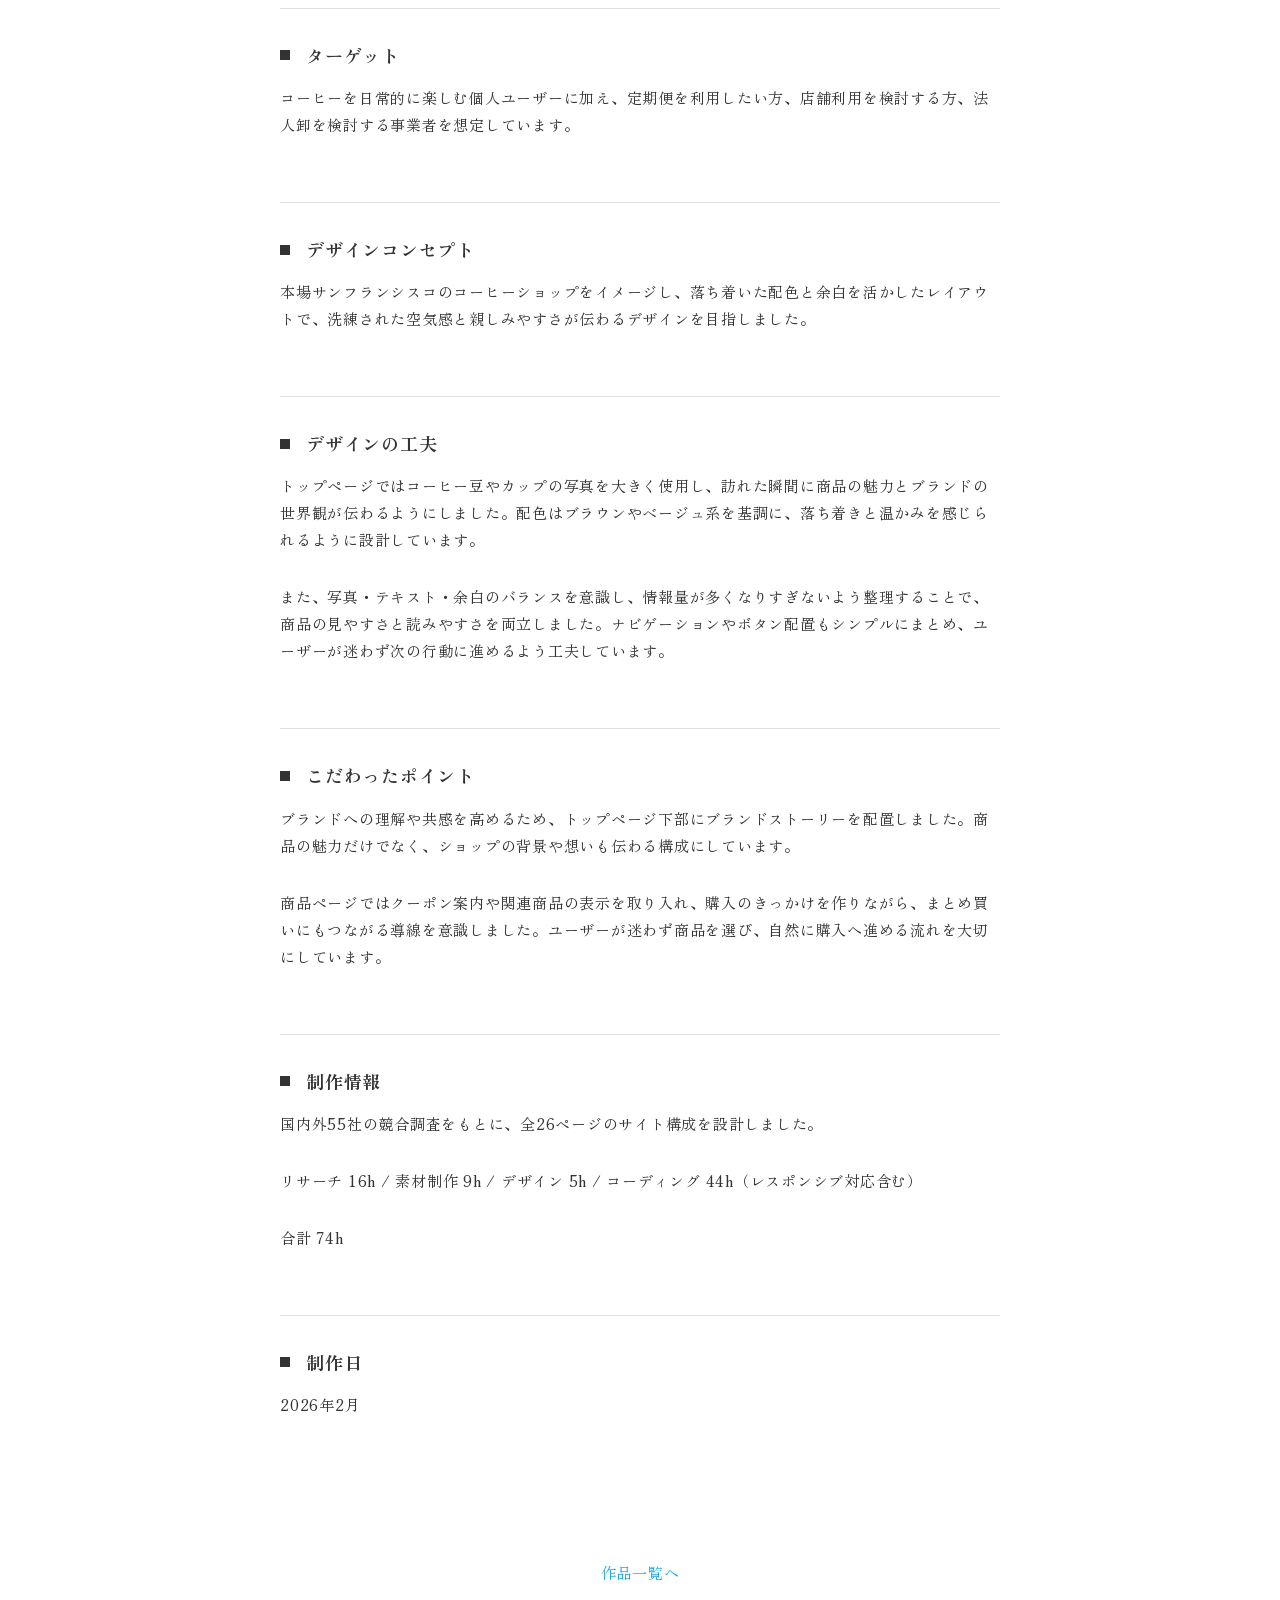
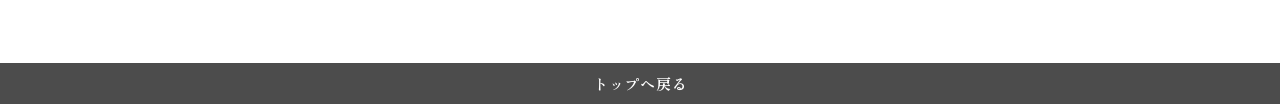
<file: works-coffee-camp.html>
<!DOCTYPE html>
<html lang="ja">

<head prefix="og: https://ogp.me/ns#">
  <meta charset="utf-8">
  <meta name="viewport" content="width=device-width,initial-scale=1">

  <meta property="og:type" content="article">
  <meta property="og:title" content="コーヒーサイト デザインカンプ | ポートフォリオ">
  <!-- <meta property="og:url" content="URLが入る"> -->
  <meta property="og:description" content="コーヒーショップの架空サイトのデザインカンプです。Figmaを用いて、商品の魅力が伝わる構成と購買導線を意識し、視覚的に分かりやすいレイアウト設計を行いました。制作実績です。">
  <meta property="og:image" content="img/wire.jpg">
  <meta property="og:site_name" content=" ポートフォリオ">

  <meta name="robots" content="noindex,nofollow">
  <meta name="description" content="コーヒーショップの架空サイトのデザインカンプです。Figmaを用いて、商品の魅力が伝わる構成と購買導線を意識し、視覚的に分かりやすいレイアウト設計を行いました。制作実績です。">

  <title>コーヒーサイト デザインカンプ | ポートフォリオ</title>

  <link rel="preconnect" href="https://fonts.googleapis.com">
  <link rel="preconnect" href="https://fonts.gstatic.com" crossorigin>
  <link
    href="https://fonts.googleapis.com/css2?family=Cormorant+Garamond:wght@300;400;500;600&family=Zen+Old+Mincho:wght@400;500;700&display=swap"
    rel="stylesheet">
  <link rel="stylesheet" href="css/ress.css" media="all">
  <link rel="stylesheet" href="css/style.css" media="all">
  <link rel="icon" href="img/favicon.png">
  <!-- <link rel="canonical" href="URL"> -->
</head>

<body>
  <div class="wrapper">
    <!-- header -->
    <header class="header">
      <h1 class="header-logo">
        <a href="./index.html">ポートフォリオ</a>
      </h1>
      <nav class="gnav">
        <ul class="gnav-list">
          <li class="gnav-item"><a href="index.html#works">作品</a></li>
          <li class="gnav-item"><a href="index.html#skill">スキル</a></li>
          <li class="gnav-item"><a href="index.html#about">プロフィール</a></li>
        </ul>
      </nav>
    </header>

    <main class="content">
      <div class="article">
        <section class="article-container">
          <h2 class="article-title">コーヒーショップ デザインカンプ (架空サイト)<br>Figma</h2>
          <div class="article-body">

            <div class="work-frame">
              <p>
                <img src="./img/wire_frame.png" width="1000" height="913" alt="作品スクリーンショット">
              </p>
              <p>
                Figmaでは、画像のサイズ感、余白、配色などを設定しています。
              </p>
            </div>

            <div class="work-section">
              <h3>ブランド名</h3>

              <p>
                ROAST & CO Coffee Roasters
              </p>

            </div>

            <div class="work-section">
              <h3>サイトの目的</h3>

              <ul>
                <li>商品購入</li>
                <li>定期便申し込み</li>
                <li>法人問い合わせ</li>
              </ul>

            </div>

            <div class="work-section">
              <h3>ターゲット</h3>
              <p>コーヒーを日常的に楽しむ個人ユーザーに加え、定期便を利用したい方、店舗利用を検討する方、法人卸を検討する事業者を想定しています。
              </p>
            </div>

            <div class="work-section">
              <h3>デザインコンセプト</h3>
              <p>本場サンフランシスコのコーヒーショップをイメージし、落ち着いた配色と余白を活かしたレイアウトで、洗練された空気感と親しみやすさが伝わるデザインを目指しました。</p>
            </div>

            <div class="work-section">
              <h3>デザインの工夫</h3>
              <p>トップページではコーヒー豆やカップの写真を大きく使用し、訪れた瞬間に商品の魅力とブランドの世界観が伝わるようにしました。配色はブラウンやベージュ系を基調に、落ち着きと温かみを感じられるように設計しています。
              </p>
              <p>
                また、写真・テキスト・余白のバランスを意識し、情報量が多くなりすぎないよう整理することで、商品の見やすさと読みやすさを両立しました。ナビゲーションやボタン配置もシンプルにまとめ、ユーザーが迷わず次の行動に進めるよう工夫しています。
              </p>
            </div>

            <div class="work-section">
              <h3>こだわったポイント</h3>
              <p>ブランドへの理解や共感を高めるため、トップページ下部にブランドストーリーを配置しました。商品の魅力だけでなく、ショップの背景や想いも伝わる構成にしています。</p>
              <p>商品ページではクーポン案内や関連商品の表示を取り入れ、購入のきっかけを作りながら、まとめ買いにもつながる導線を意識しました。ユーザーが迷わず商品を選び、自然に購入へ進める流れを大切にしています。</p>
            </div>


            <div class="work-section">
              <h3>制作情報</h3>
              <p>国内外55社の競合調査をもとに、全26ページのサイト構成を設計しました。</p>
              <p>リサーチ 16h / 素材制作 9h / デザイン 5h / コーディング 44h（レスポンシブ対応含む）</p>
              <p>合計 74h</p>
            </div>

            <div class="work-section">
              <h3>制作日</h3>
              <p>2026年2月</p>
            </div>
          </div>
          <div class="home-link">
            <a href="index.html#works">作品一覧へ</a>
          </div>
        </section>
      </div>

      <div class="page-top" id="js-page-top">
        <span>トップへ戻る</span>
      </div>
    </main>


  </div>
  <script src="js/jquery-3.6.0.min.js"></script>
  <script src="js/script.js"></script>
</body>

</html>
</file>
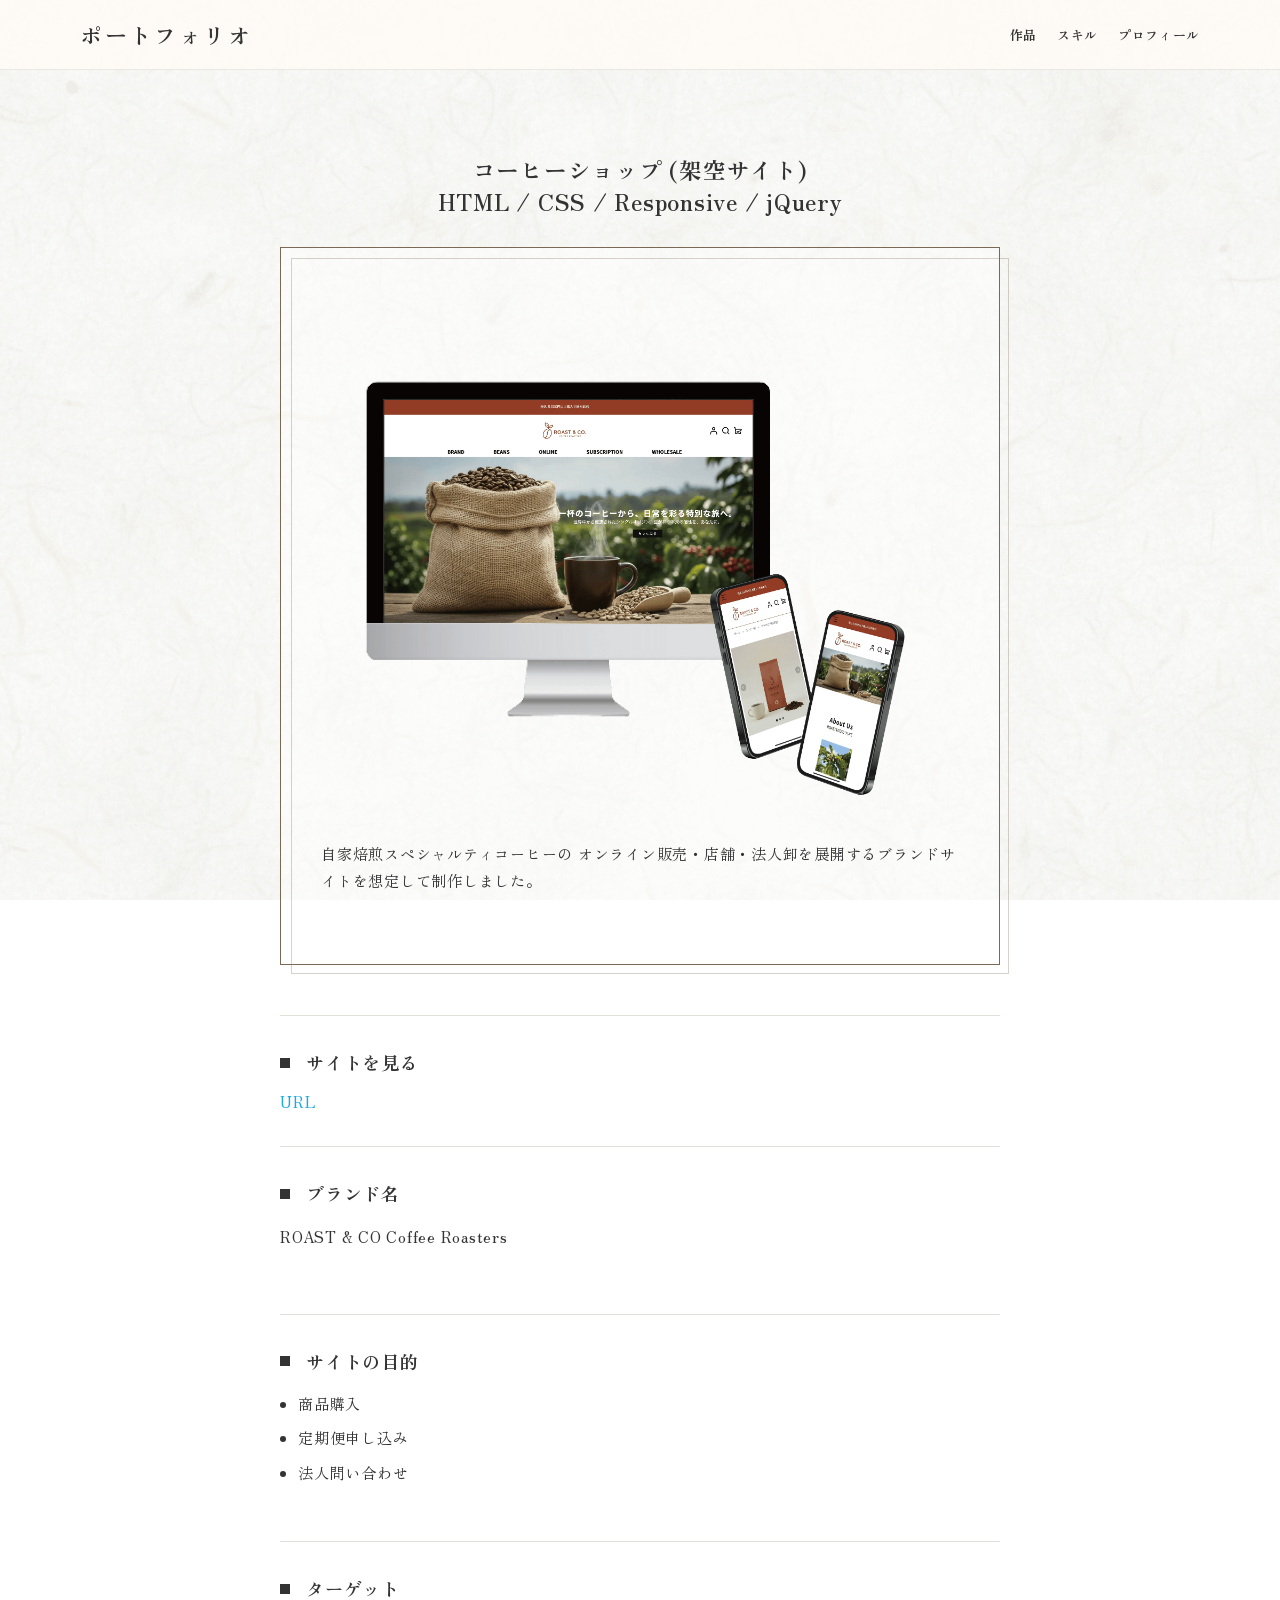
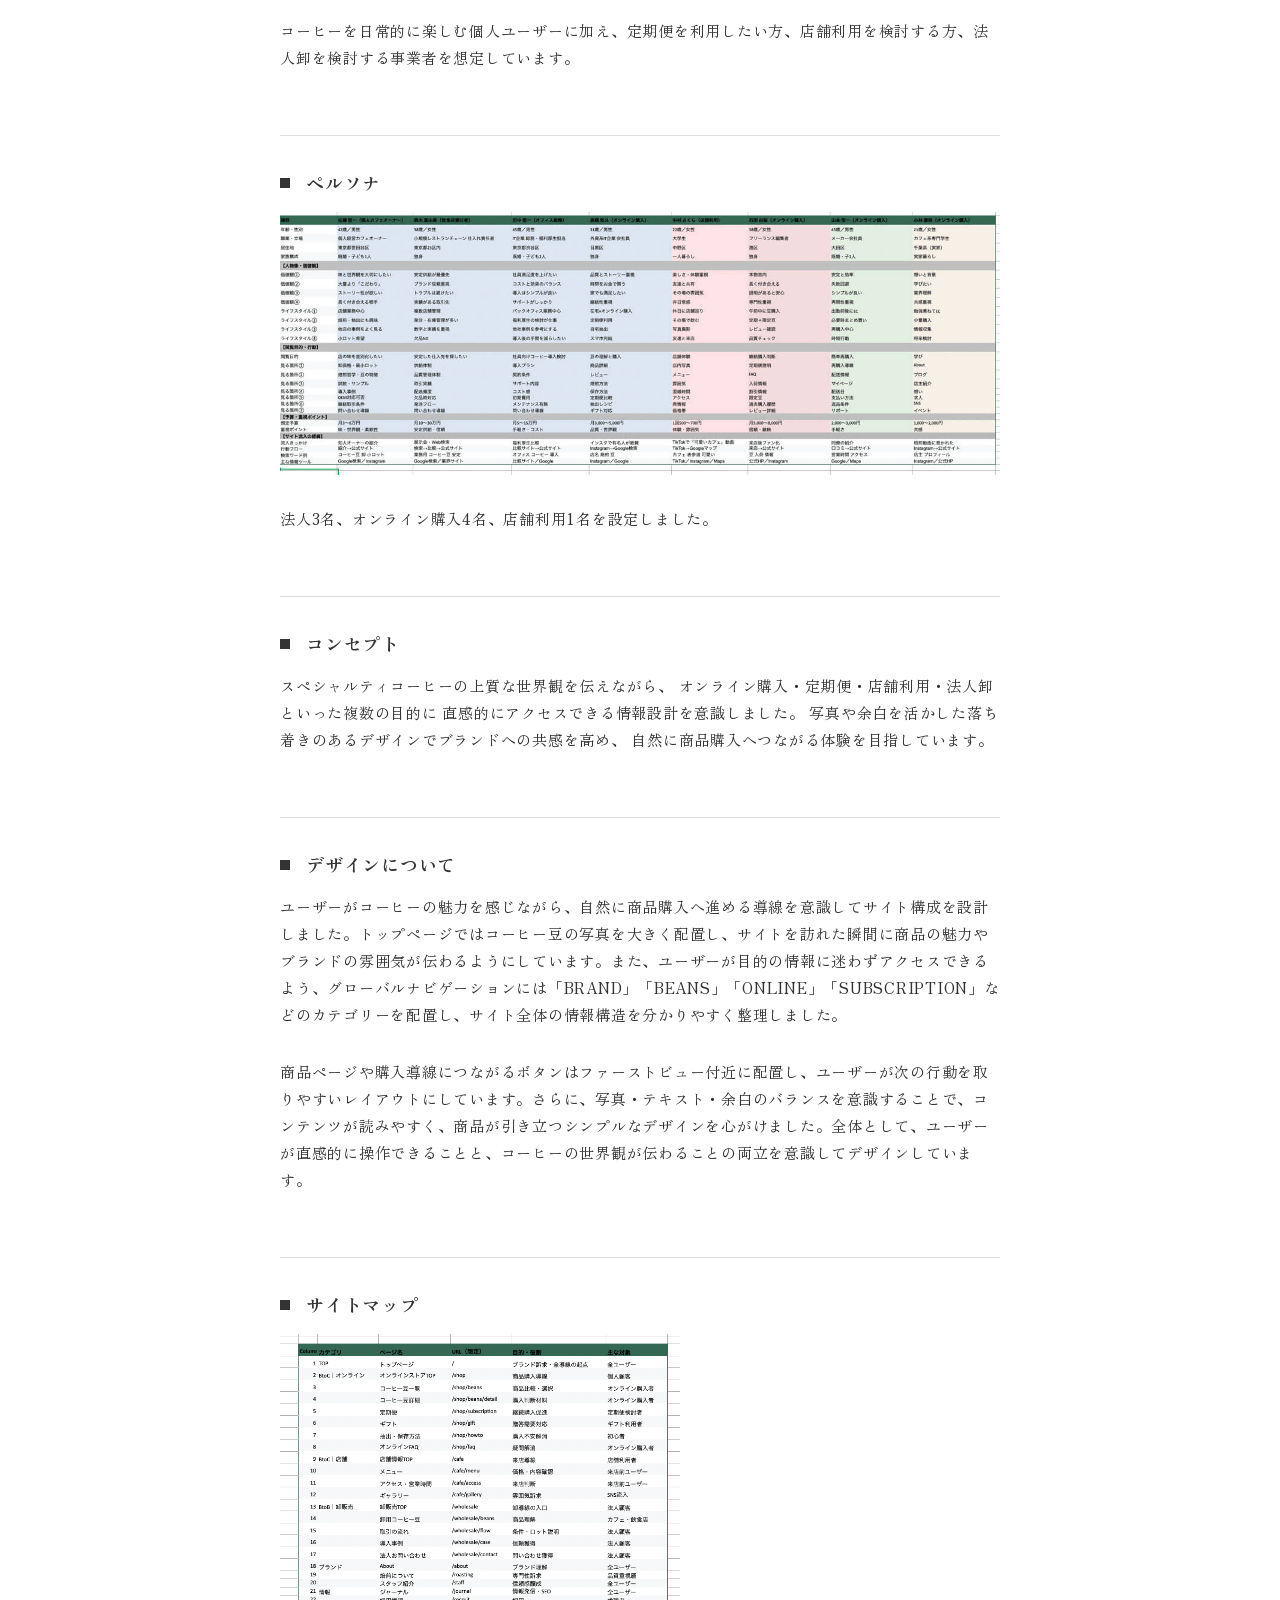
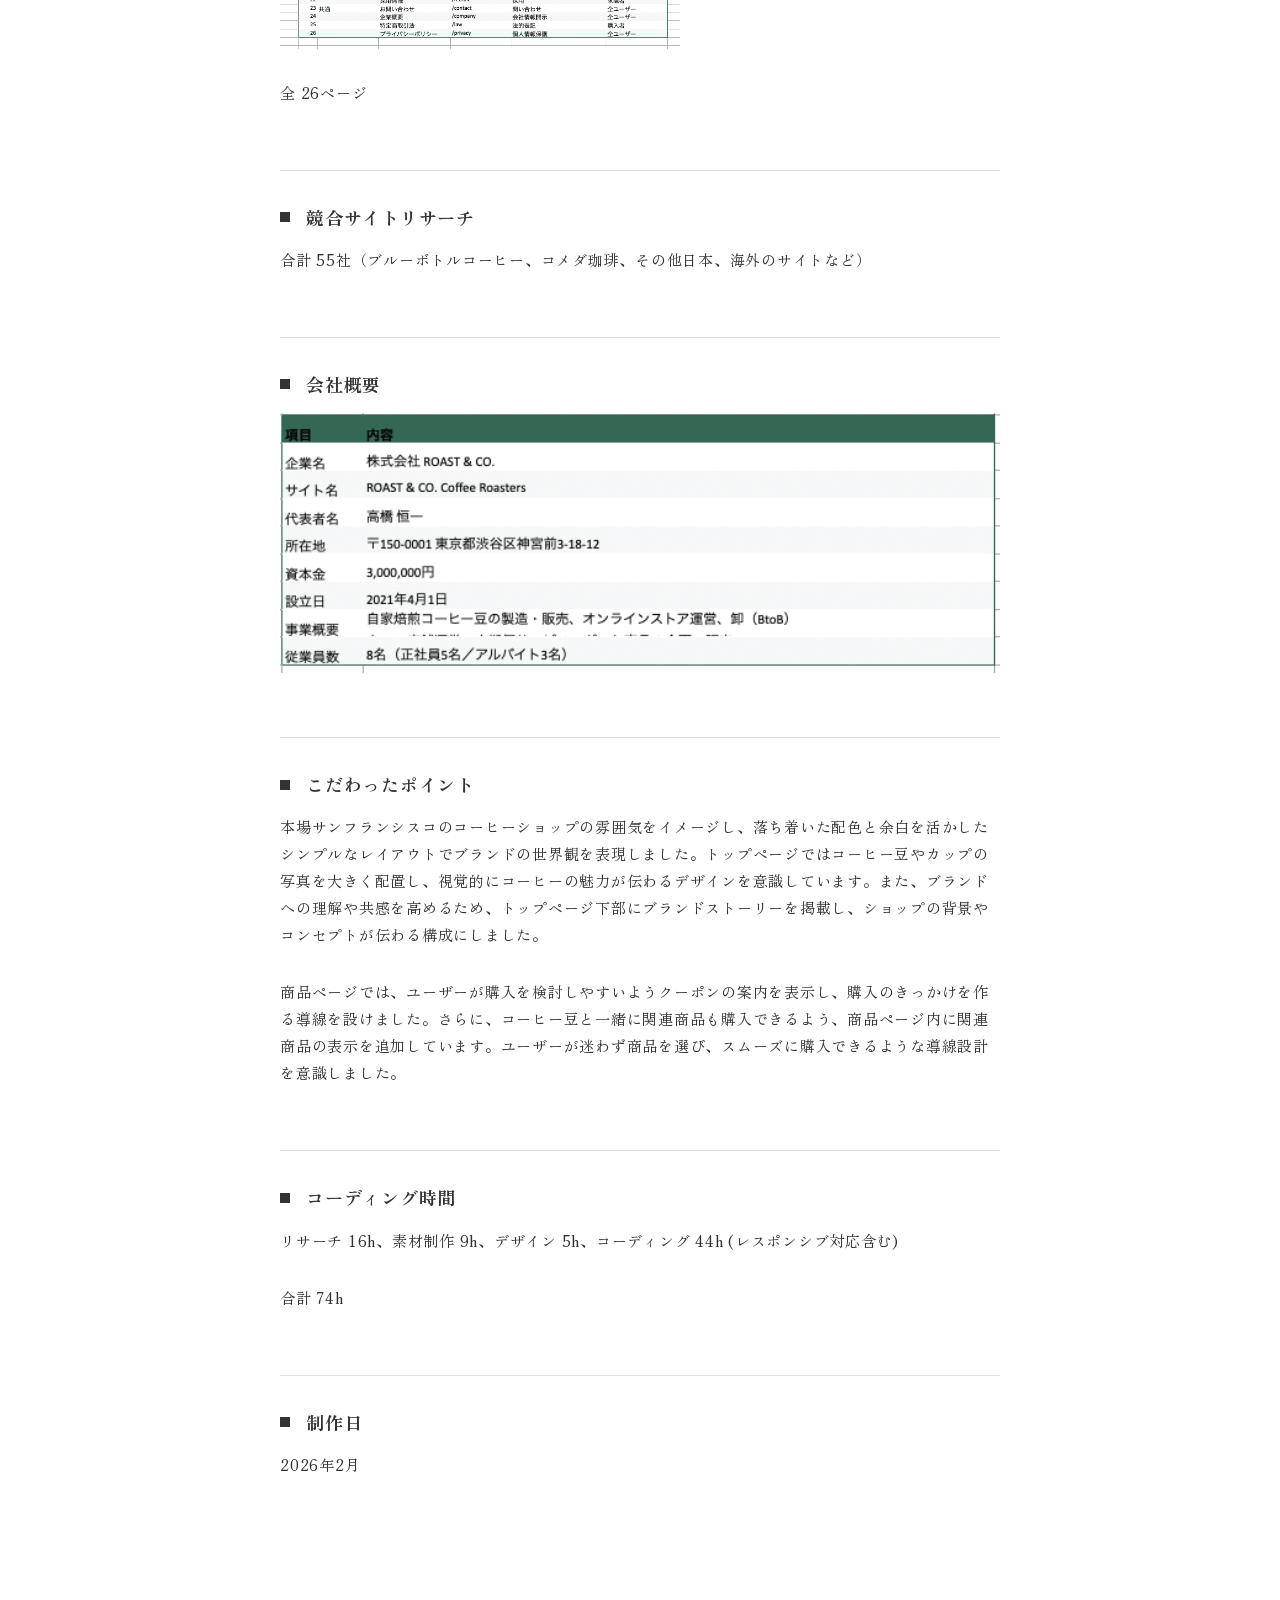
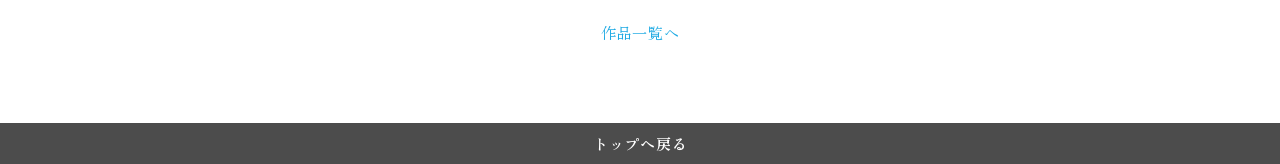
<file: works-coffee.html>
<!DOCTYPE html>
<html lang="ja">

<head prefix="og: https://ogp.me/ns#">
  <meta charset="utf-8">
  <meta name="viewport" content="width=device-width,initial-scale=1">

  <meta property="og:type" content="article">
  <meta property="og:title" content="コーヒーショップサイト制作 | ポートフォリオ">
  <!-- <meta property="og:url" content="URLが入る"> -->
  <meta property="og:description" content="コーヒーショップの架空サイトとして制作したWebサイトです。HTML・CSS・jQueryを用い、商品の魅力が伝わる構成や購買導線を意識して、デザインとコーディングを行いました。制作実績です。">
  <meta property="og:image" content="img/web_site2.jpg">
  <meta property="og:site_name" content="ポートフォリオ">

  <meta name="robots" content="noindex,nofollow">
  <meta name="description" content="コーヒーショップの架空サイトとして制作したWebサイトです。HTML・CSS・jQueryを用い、商品の魅力が伝わる構成や購買導線を意識して、デザインとコーディングを行いました。太田彩美の制作実績です。">

  <title>コーヒーショップサイト制作 | ポートフォリオ</title>

  <link rel="preconnect" href="https://fonts.googleapis.com">
  <link rel="preconnect" href="https://fonts.gstatic.com" crossorigin>
  <link
    href="https://fonts.googleapis.com/css2?family=Cormorant+Garamond:wght@300;400;500;600&family=Zen+Old+Mincho:wght@400;500;700&display=swap"
    rel="stylesheet">
  <link rel="stylesheet" href="css/ress.css" media="all">
  <link rel="stylesheet" href="css/style.css" media="all">
  <link rel="icon" href="img/favicon.png">
  <!-- <link rel="canonical" href="URL"> -->
</head>

<body>
  <div class="wrapper">
    <!-- header -->
    <header class="header">
      <h1 class="header-logo">
        <a href="./index.html">ポートフォリオ</a>
      </h1>
      <nav class="gnav">
        <ul class="gnav-list">
          <li class="gnav-item"><a href="index.html#works">作品</a></li>
          <li class="gnav-item"><a href="index.html#skill">スキル</a></li>
          <li class="gnav-item"><a href="index.html#about">プロフィール</a></li>
        </ul>
      </nav>
    </header>

    <main class="content">
      <div class="article">
        <section class="article-container">
          <h2 class="article-title">コーヒーショップ (架空サイト)<br>HTML / CSS / Responsive / jQuery</h2>
          <div class="article-body">

            <div class="work-frame">
              <p>
                <img src="img/work-coffee.png" width="1000" height="913" alt="作品スクリーンショット">
              </p>
              <p>
                自家焙煎スペシャルティコーヒーの
                オンライン販売・店舗・法人卸を展開するブランドサイトを想定して制作しました。
              </p>
            </div>
            <div class="work-section">

              <h3>サイトを見る</h3>
              <div class="work-link">
                <a href="https://adjustacademy.com/d2511/d251109-110473/site02/index.html" target="_blank"
                  rel="noopener">URL</a>
              </div>
            </div>

            <div class="work-section">
              <h3>ブランド名</h3>

              <p>
                ROAST & CO Coffee Roasters
              </p>

            </div>

            <div class="work-section">
              <h3>サイトの目的</h3>

              <ul>
                <li>商品購入</li>
                <li>定期便申し込み</li>
                <li>法人問い合わせ</li>
              </ul>

            </div>

            <div class="work-section">
              <h3>ターゲット</h3>
              <p>コーヒーを日常的に楽しむ個人ユーザーに加え、定期便を利用したい方、店舗利用を検討する方、法人卸を検討する事業者を想定しています。
              </p>
            </div>

            <div class="work-section">
              <h3>ペルソナ</h3>
              <p>
                <img src="./img/persona-coffee.jpg" width="800" height="700" alt="ペルソナのスクリーンショット">
              </p>
              <p>法人3名、オンライン購入4名、店舗利用1名を設定しました。</p>
            </div>


            <div class="work-section">
              <h3>コンセプト</h3>
              <p>
                スペシャルティコーヒーの上質な世界観を伝えながら、
                オンライン購入・定期便・店舗利用・法人卸といった複数の目的に
                直感的にアクセスできる情報設計を意識しました。
                写真や余白を活かした落ち着きのあるデザインでブランドへの共感を高め、
                自然に商品購入へつながる体験を目指しています。
              </p>
            </div>

            <div class="work-section">
              <h3>デザインについて</h3>
              <p>
                ユーザーがコーヒーの魅力を感じながら、自然に商品購入へ進める導線を意識してサイト構成を設計しました。トップページではコーヒー豆の写真を大きく配置し、サイトを訪れた瞬間に商品の魅力やブランドの雰囲気が伝わるようにしています。また、ユーザーが目的の情報に迷わずアクセスできるよう、グローバルナビゲーションには「BRAND」「BEANS」「ONLINE」「SUBSCRIPTION」などのカテゴリーを配置し、サイト全体の情報構造を分かりやすく整理しました。
              </p>
              <p>
                商品ページや購入導線につながるボタンはファーストビュー付近に配置し、ユーザーが次の行動を取りやすいレイアウトにしています。さらに、写真・テキスト・余白のバランスを意識することで、コンテンツが読みやすく、商品が引き立つシンプルなデザインを心がけました。全体として、ユーザーが直感的に操作できることと、コーヒーの世界観が伝わることの両立を意識してデザインしています。

              </p>
            </div>


            <div class="work-section">
              <h3>サイトマップ</h3>
              <p>
                <img src="./img/sitemap-coffee.png" width="400" height="400" alt="サイトマップのスクリーンショット">
              </p>
              <p>全 26ページ</p>
            </div>

            <div class="work-section">
              <h3>競合サイトリサーチ</h3>
              <p>合計 55社（ブルーボトルコーヒー、コメダ珈琲、その他日本、海外のサイトなど）</p>
            </div>

            <div class="work-section">
              <h3>会社概要</h3>
              <p>
                <img src="./img/about-coffee.png" width="800" height="700" alt="会社概要のスクリーンショット">
              </p>
            </div>

            
            <div class="work-section">
              <h3>こだわったポイント</h3>
              <p>
                本場サンフランシスコのコーヒーショップの雰囲気をイメージし、落ち着いた配色と余白を活かしたシンプルなレイアウトでブランドの世界観を表現しました。トップページではコーヒー豆やカップの写真を大きく配置し、視覚的にコーヒーの魅力が伝わるデザインを意識しています。また、ブランドへの理解や共感を高めるため、トップページ下部にブランドストーリーを掲載し、ショップの背景やコンセプトが伝わる構成にしました。
              </p>
              <p>
                商品ページでは、ユーザーが購入を検討しやすいようクーポンの案内を表示し、購入のきっかけを作る導線を設けました。さらに、コーヒー豆と一緒に関連商品も購入できるよう、商品ページ内に関連商品の表示を追加しています。ユーザーが迷わず商品を選び、スムーズに購入できるような導線設計を意識しました。
              </p>
            </div>

            <div class="work-section">
              <h3>コーディング時間</h3>
              <p>リサーチ 16h、素材制作 9h、デザイン 5h、コーディング 44h (レスポンシブ対応含む) </p>
              <p>合計 74h</p>
            </div>

            <div class="work-section">
              <h3>制作日</h3>
              <p>2026年2月</p>
            </div>
          </div>
          <div class="home-link">
            <a href="index.html#works">作品一覧へ</a>
          </div>
        </section>
      </div>

      <div class="page-top" id="js-page-top">
        <span>トップへ戻る</span>
      </div>
    </main>


  </div>
  <script src="js/jquery-3.6.0.min.js"></script>
  <script src="js/script.js"></script>
</body>

</html>
</file>
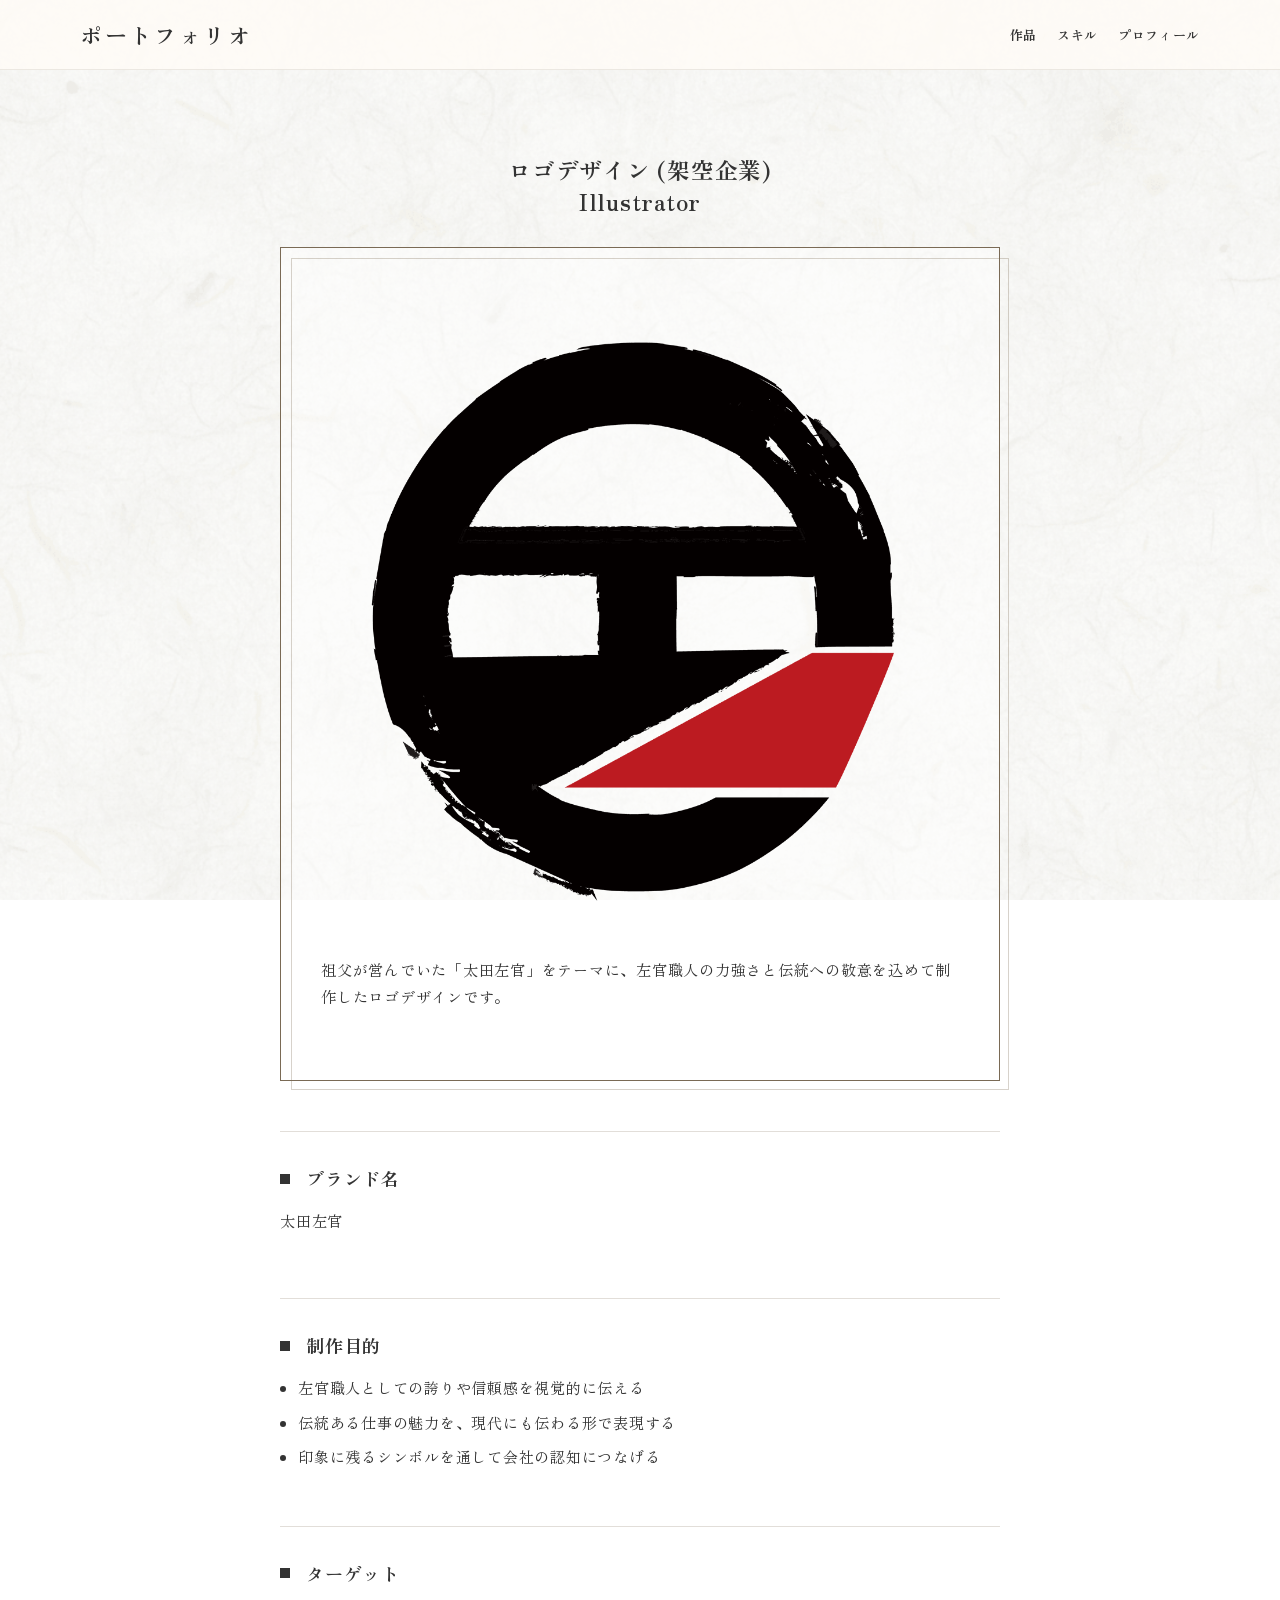
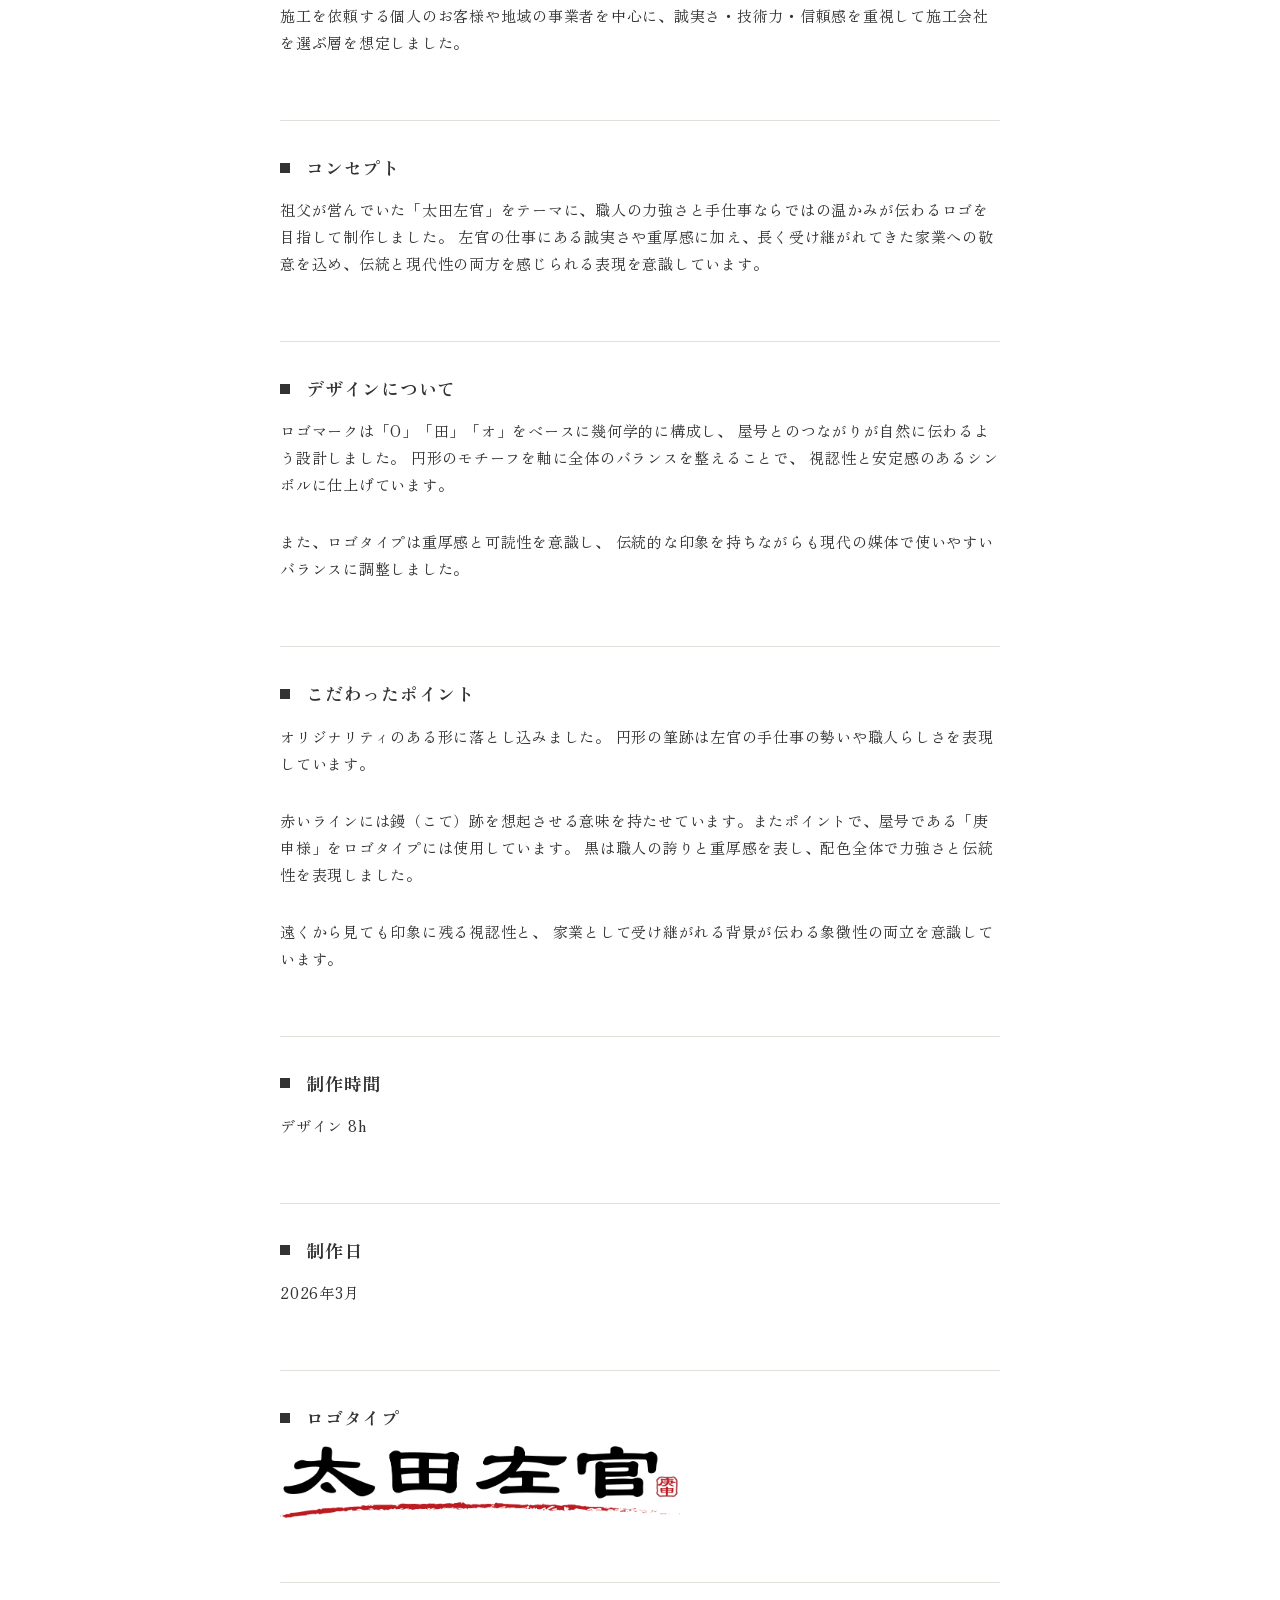
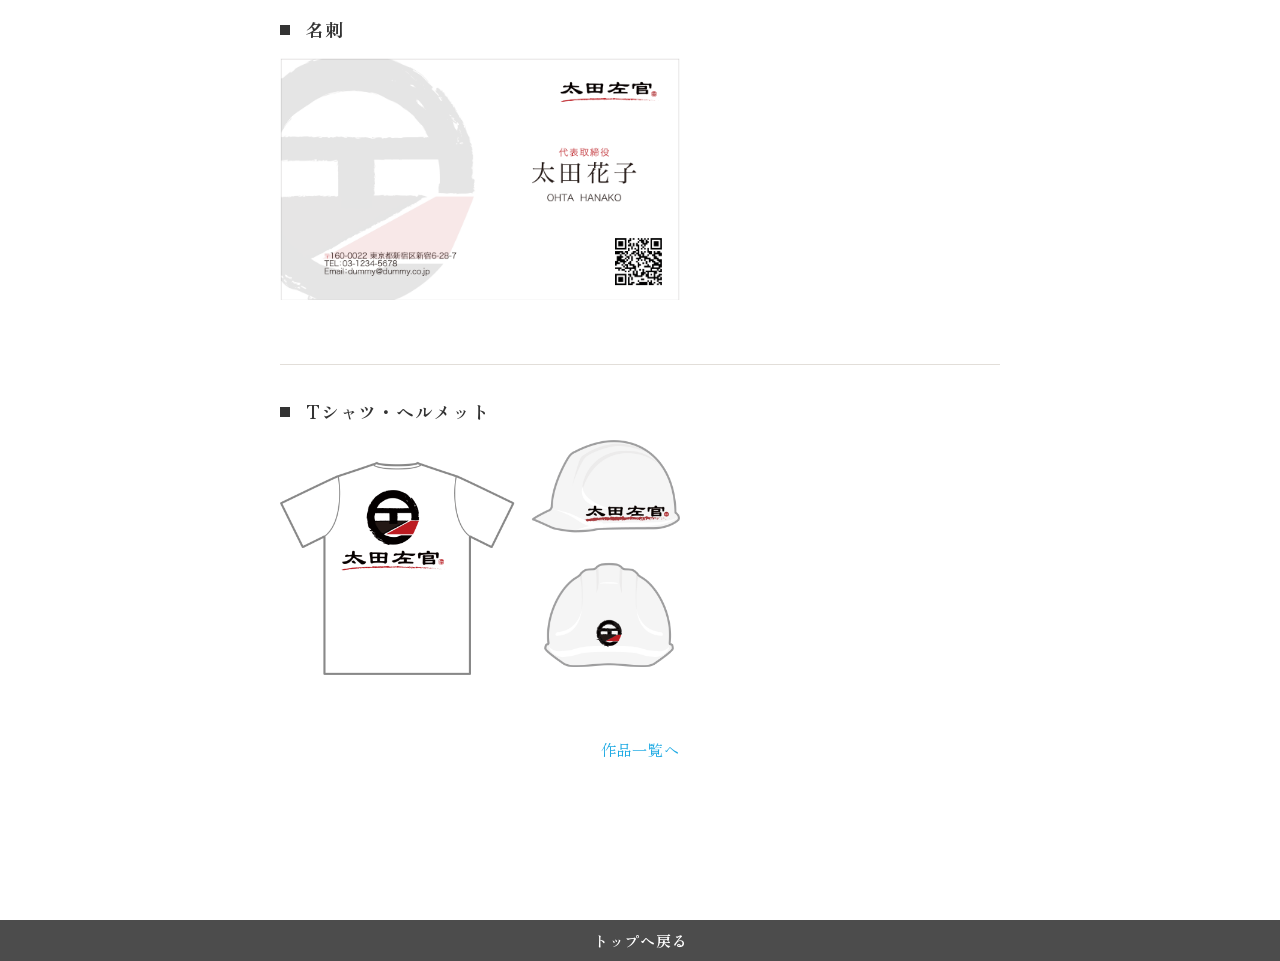
<file: works-logo-01.html>
<!DOCTYPE html>
<html lang="ja">

<head prefix="og: https://ogp.me/ns#">
  <meta charset="utf-8">
  <meta name="viewport" content="width=device-width,initial-scale=1">

  <meta property="og:type" content="article">
  <meta property="og:title" content="太田左官 ロゴデザイン | ポートフォリオ">
  <!-- <meta property="og:url" content="URLが入る"> -->
  <meta property="og:description" content="職人の技術と伝統をテーマに制作した「太田左官」のロゴデザインです。O・田・オを組み合わせた構成に、筆書きの円や鏝跡の表現を取り入れ、力強さと手仕事の魅力を表現しました。制作実績です。">
  <meta property="og:image" content="img/logo_1.svg">
  <meta property="og:site_name" content="ポートフォリオ">

  <meta name="robots" content="noindex,nofollow">
  <meta name="description" content="職人の技術と伝統をテーマに制作した「太田左官」のロゴデザインです。O・田・オを組み合わせた構成に、筆書きの円や鏝跡の表現を取り入れ、力強さと手仕事の魅力を表現しました。制作実績です。">

  <title>太田左官 ロゴデザイン | ポートフォリオ</title>

  <link rel="preconnect" href="https://fonts.googleapis.com">
  <link rel="preconnect" href="https://fonts.gstatic.com" crossorigin>
  <link
    href="https://fonts.googleapis.com/css2?family=Cormorant+Garamond:wght@300;400;500;600&family=Zen+Old+Mincho:wght@400;500;700&display=swap"
    rel="stylesheet">
  <link rel="stylesheet" href="css/ress.css" media="all">
  <link rel="stylesheet" href="css/style.css" media="all">
  <link rel="icon" href="img/favicon.png">
  <!-- <link rel="canonical" href="URL"> -->
</head>

<body>
  <div class="wrapper">
    <!-- header -->
    <header class="header">
      <h1 class="header-logo">
        <a href="./index.html">ポートフォリオ</a>
      </h1>
      <nav class="gnav">
        <ul class="gnav-list">
          <li class="gnav-item"><a href="index.html#works">作品</a></li>
          <li class="gnav-item"><a href="index.html#skill">スキル</a></li>
          <li class="gnav-item"><a href="index.html#about">プロフィール</a></li>
        </ul>
      </nav>
    </header>

    <main class="content">
      <div class="article">
        <section class="article-container">
          <h2 class="article-title">ロゴデザイン (架空企業)<br>Illustrator</h2>
          <div class="article-body">

            <div class="work-frame">
              <p>
                <img src="img/logo2.png" width="1000" height="913" alt="作品スクリーンショット" class="logo-img">
              </p>
              <p>
                祖父が営んでいた「太田左官」をテーマに、左官職人の力強さと伝統への敬意を込めて制作したロゴデザインです。
              </p>
            </div>


            <div class="work-section">
              <h3>ブランド名</h3>

              <p>
                太田左官
              </p>

            </div>

            <div class="work-section">
              <h3>制作目的</h3>
              <ul>
                <li>左官職人としての誇りや信頼感を視覚的に伝える</li>
                <li>伝統ある仕事の魅力を、現代にも伝わる形で表現する</li>
                <li>印象に残るシンボルを通して会社の認知につなげる</li>
              </ul>
            </div>

            <div class="work-section">
              <h3>ターゲット</h3>
              <p>
                施工を依頼する個人のお客様や地域の事業者を中心に、誠実さ・技術力・信頼感を重視して施工会社を選ぶ層を想定しました。
              </p>
            </div>

            <div class="work-section">
              <h3>コンセプト</h3>
              <p>
                祖父が営んでいた「太田左官」をテーマに、職人の力強さと手仕事ならではの温かみが伝わるロゴを目指して制作しました。
                左官の仕事にある誠実さや重厚感に加え、長く受け継がれてきた家業への敬意を込め、伝統と現代性の両方を感じられる表現を意識しています。
              </p>
            </div>

            <div class="work-section">
              <h3>デザインについて</h3>
              <p>
                ロゴマークは「O」「田」「オ」をベースに幾何学的に構成し、
                屋号とのつながりが自然に伝わるよう設計しました。
                円形のモチーフを軸に全体のバランスを整えることで、
                視認性と安定感のあるシンボルに仕上げています。
              </p>
              <p>
                また、ロゴタイプは重厚感と可読性を意識し、
                伝統的な印象を持ちながらも現代の媒体で使いやすいバランスに調整しました。
              </p>
            </div>

            <div class="work-section">
              <h3>こだわったポイント</h3>
              <p>
                オリジナリティのある形に落とし込みました。
                円形の筆跡は左官の手仕事の勢いや職人らしさを表現しています。
              </p>
              <p>
                赤いラインには鏝（こて）跡を想起させる意味を持たせています。またポイントで、屋号である「庚申様」をロゴタイプには使用しています。
                黒は職人の誇りと重厚感を表し、配色全体で力強さと伝統性を表現しました。
              </p>
              <p>
                遠くから見ても印象に残る視認性と、
                家業として受け継がれる背景が伝わる象徴性の両立を意識しています。
              </p>
            </div>


            <div class="work-section">
              <h3>制作時間</h3>
              <p>デザイン 8h</p>
            </div>

            <div class="work-section">
              <h3>制作日</h3>
              <p>2026年3月</p>
            </div>

            <div class="work-section">
              <h3>ロゴタイプ</h3>
              <p>
                <img src="./img/sakan1.png" width="400" height="300"   alt="太田左官のロゴタイプ">
              </p>
            </div>

            <div class="work-section">
              <h3>名刺</h3>
              <p>
                <img src="./img/sakan2.png" width="400" height="300"   alt="太田左官のロゴタイプ">
              </p>
            </div>

            <div class="work-section">
              <h3>Tシャツ・ヘルメット</h3>
              <p>
                <img src="./img/sakan3.png" width="400" height="300"   alt="太田左官のロゴタイプ">
              </p>
            </div>

            <div class="home-link">
              <a href="index.html#works">作品一覧へ</a>
            </div>
          </div>
        </section>
      </div>

      <div class="page-top" id="js-page-top">
        <span>トップへ戻る</span>
      </div>
    </main>


  </div>
  <script src="js/jquery-3.6.0.min.js"></script>
  <script src="js/script.js"></script>
</body>

</html>
</file>
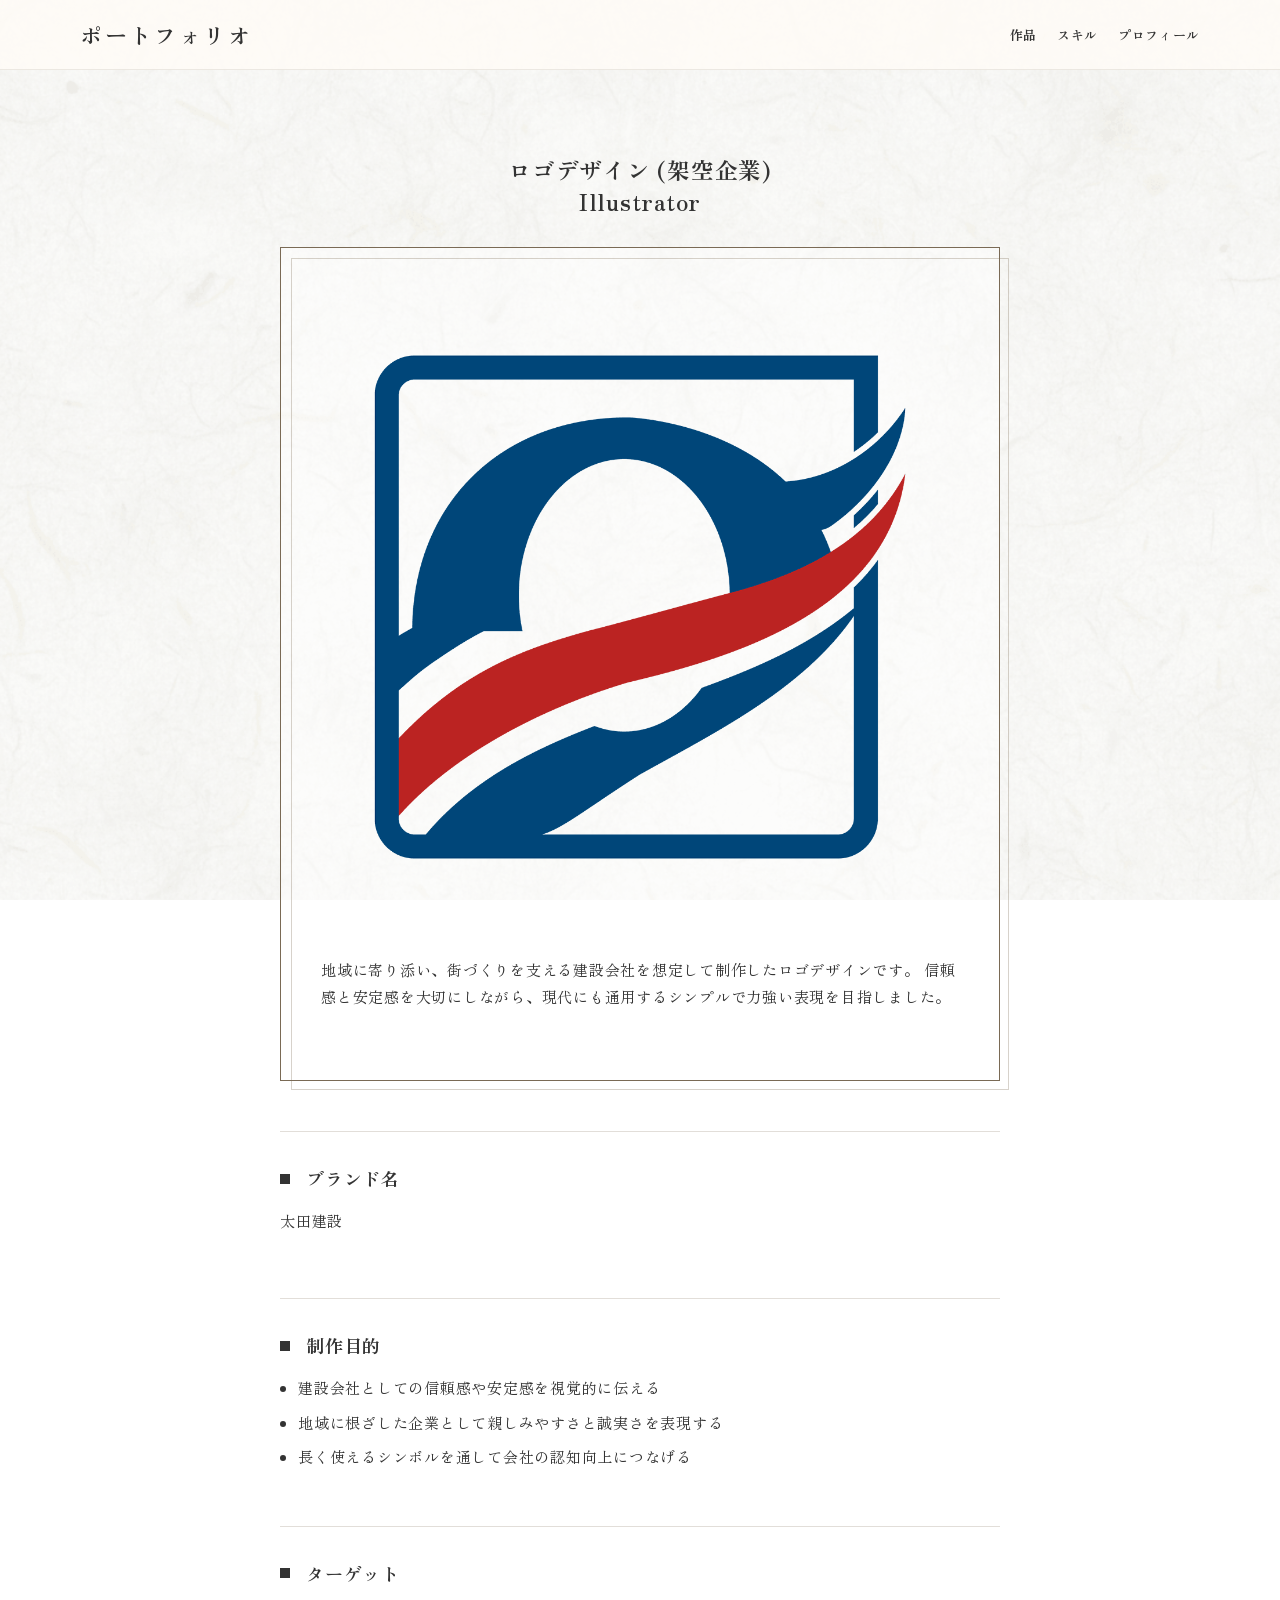
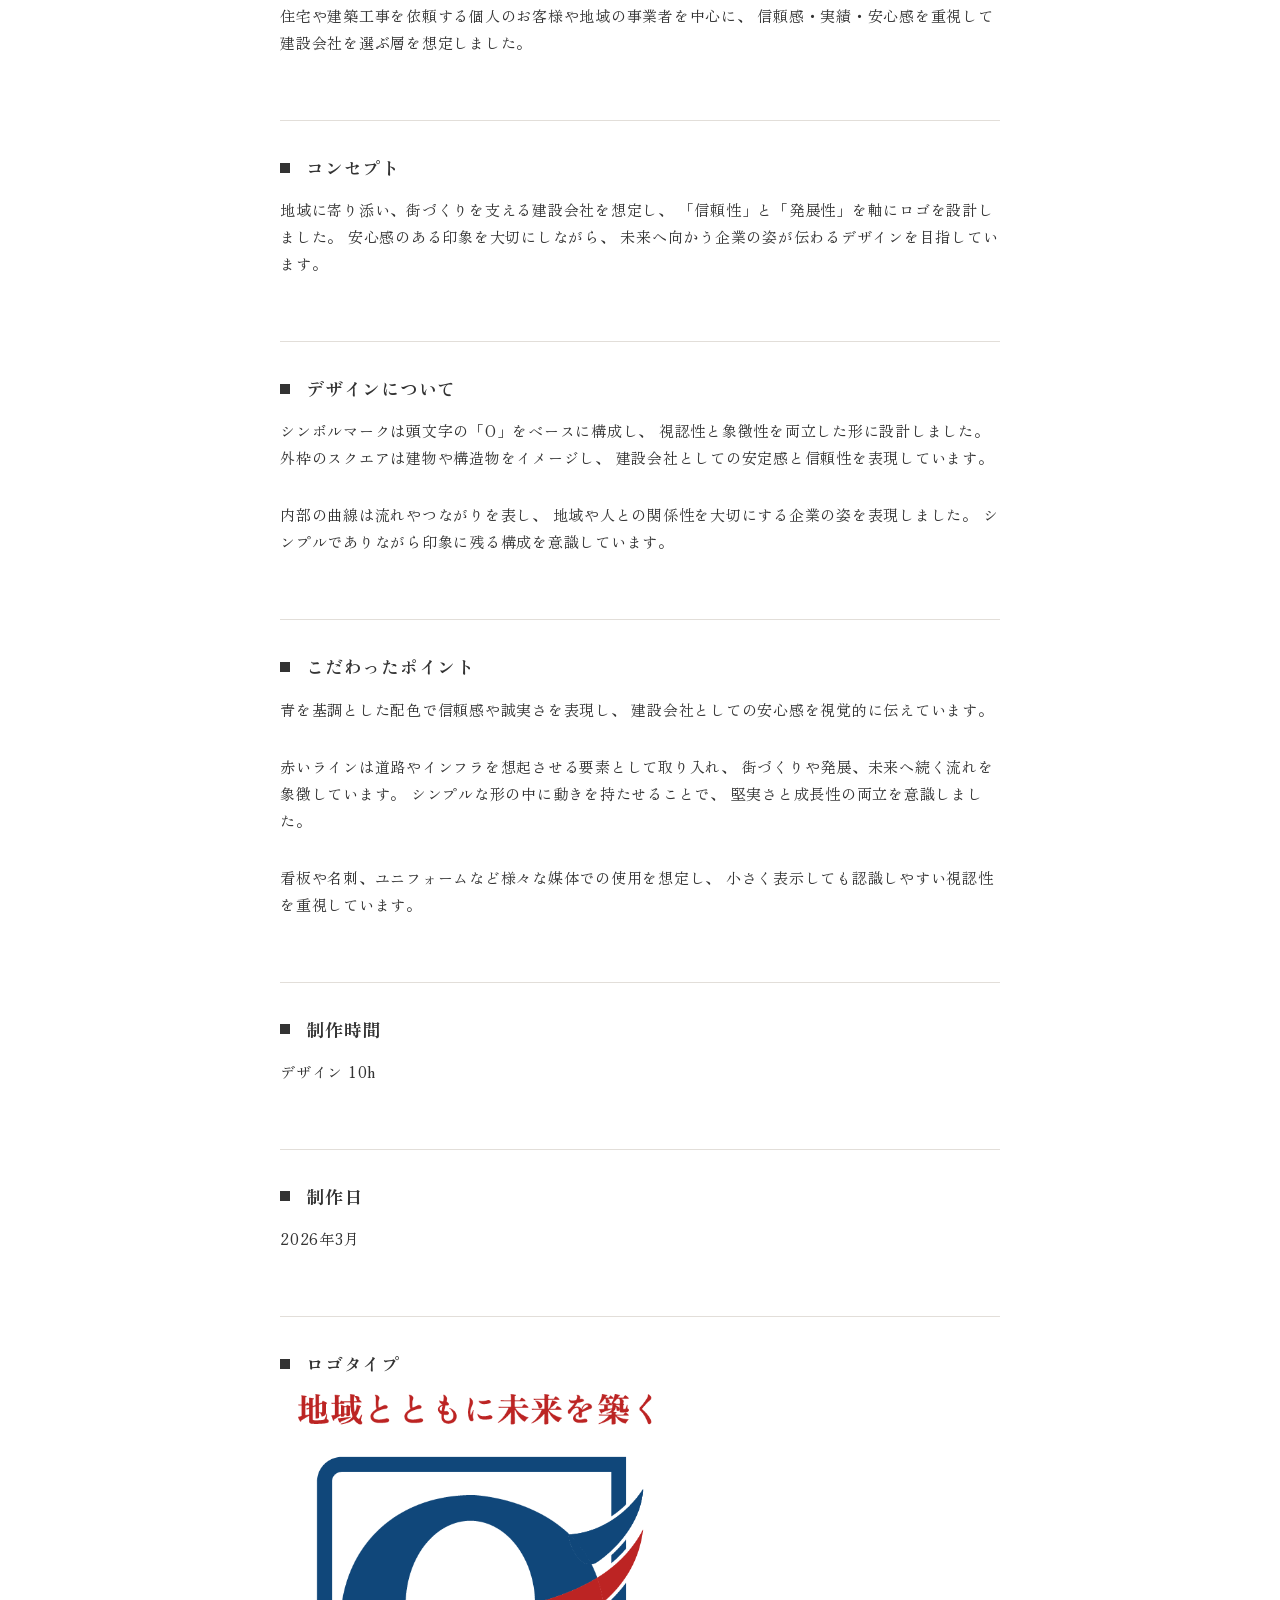
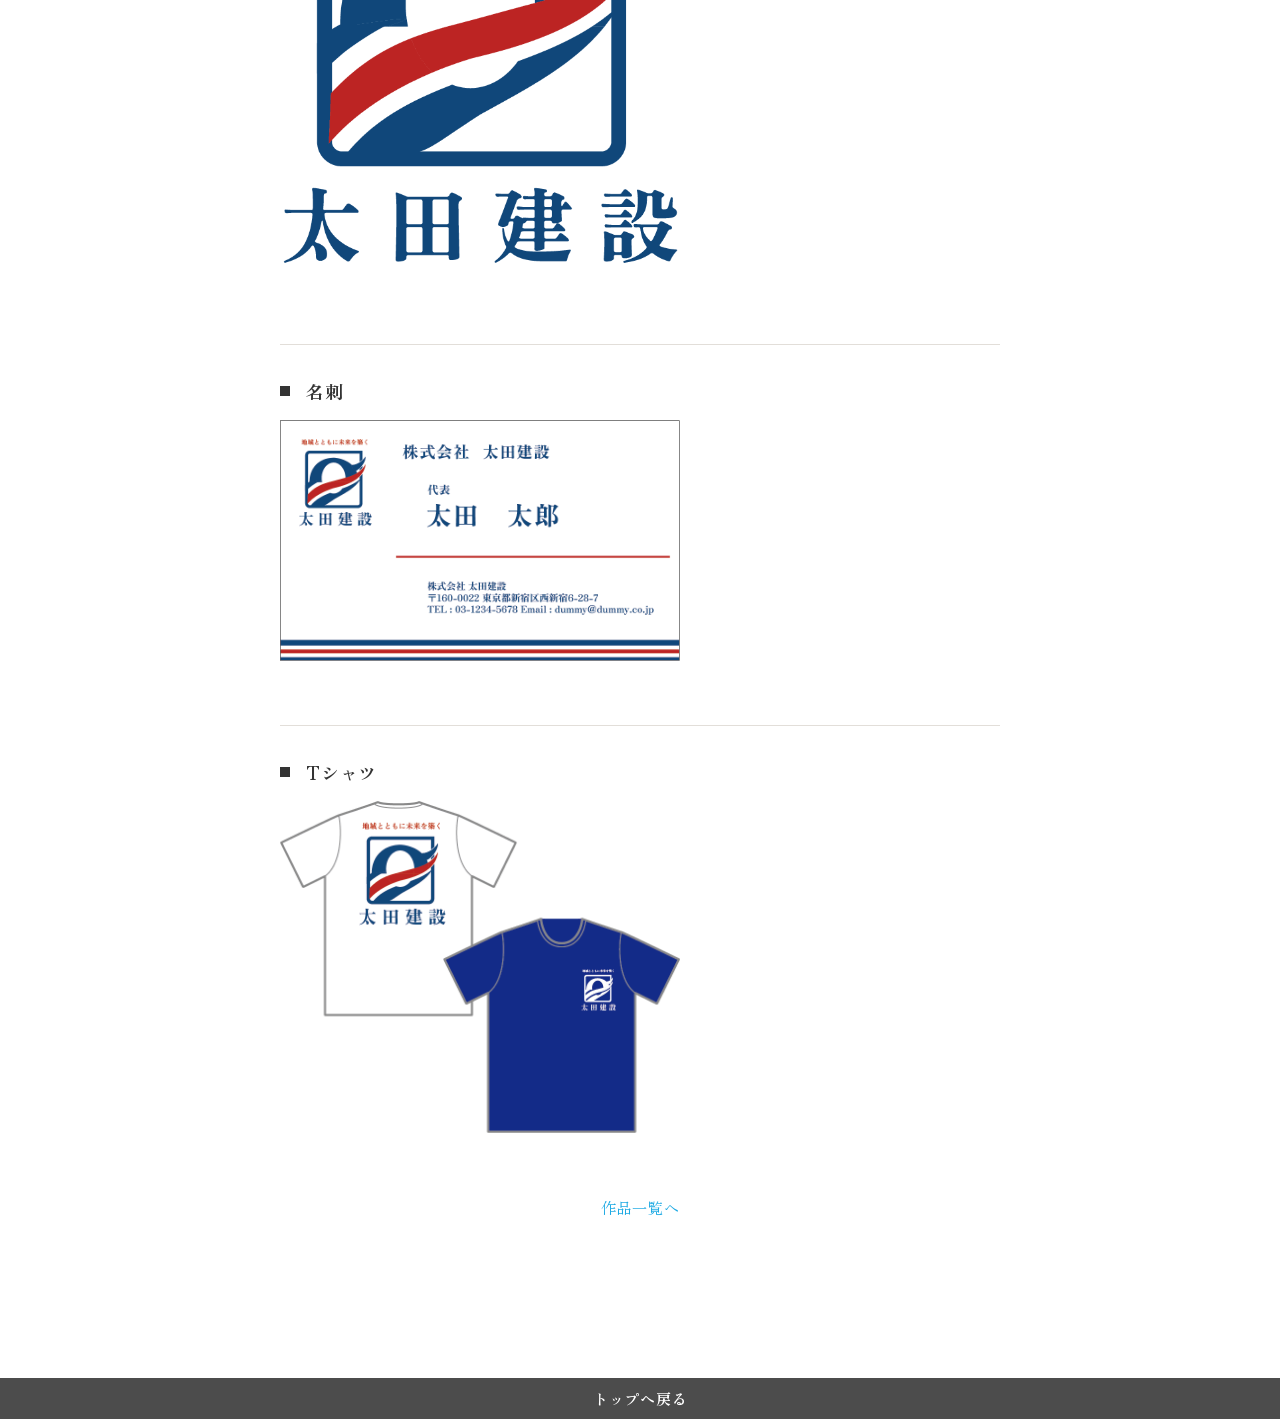
<file: works-logo-02.html>
<!DOCTYPE html>
<html lang="ja">

<head prefix="og: https://ogp.me/ns#">
  <meta charset="utf-8">
  <meta name="viewport" content="width=device-width,initial-scale=1">

  <meta property="og:type" content="article">
  <meta property="og:title" content="太田建設 ロゴデザイン | ポートフォリオ">
  <!-- <meta property="og:url" content="URLが入る"> -->
  <meta property="og:description" content="建設会社を想定して制作した「太田建設」のロゴデザインです。都市や人の流れをイメージした構成により、信頼感と先進性を表現しました。赤と青の配色で情熱と安全性を象徴し、企業の成長と未来志向を表現しています。太田彩美の制作実績です。">
  <meta property="og:image" content="img/logo_2.svg">
  <meta property="og:site_name" content="ポートフォリオ">

  <meta name="robots" content="noindex,nofollow">
  <meta name="description" content="建設会社を想定して制作した「太田建設」のロゴデザインです。都市や人の流れをイメージした構成により、信頼感と先進性を表現しました。赤と青の配色で情熱と安全性を象徴し、企業の成長と未来志向を表現しています。太田彩美の制作実績です。">

  <title>太田建設 ロゴデザイン | ポートフォリオ</title>

  <link rel="preconnect" href="https://fonts.googleapis.com">
  <link rel="preconnect" href="https://fonts.gstatic.com" crossorigin>
  <link
    href="https://fonts.googleapis.com/css2?family=Cormorant+Garamond:wght@300;400;500;600&family=Zen+Old+Mincho:wght@400;500;700&display=swap"
    rel="stylesheet">
  <link rel="stylesheet" href="css/ress.css" media="all">
  <link rel="stylesheet" href="css/style.css" media="all">
  <link rel="icon" href="img/favicon.png">
  <!-- <link rel="canonical" href="URL"> -->
</head>

<body>
  <div class="wrapper">
    <!-- header -->
    <header class="header">
      <h1 class="header-logo">
        <a href="./index.html">ポートフォリオ</a>
      </h1>
      <nav class="gnav">
        <ul class="gnav-list">
          <li class="gnav-item"><a href="index.html#works">作品</a></li>
          <li class="gnav-item"><a href="index.html#skill">スキル</a></li>
          <li class="gnav-item"><a href="index.html#about">プロフィール</a></li>
        </ul>
      </nav>
    </header>

    <main class="content">
      <div class="article">
        <section class="article-container">
          <h2 class="article-title">ロゴデザイン (架空企業)<br>Illustrator</h2>
          <div class="article-body">

            <div class="work-frame">
              <p>
                <img src="img/logo1.png" width="1000" height="913" alt="作品スクリーンショット">
              </p>
              <p>
                地域に寄り添い、街づくりを支える建設会社を想定して制作したロゴデザインです。
                信頼感と安定感を大切にしながら、現代にも通用するシンプルで力強い表現を目指しました。
              </p>
            </div>


            <div class="work-section">
              <h3>ブランド名</h3>

              <p>
                太田建設
              </p>


            </div>

            <div class="work-section">
              <h3>制作目的</h3>
              <ul>
                <li>建設会社としての信頼感や安定感を視覚的に伝える</li>
                <li>地域に根ざした企業として親しみやすさと誠実さを表現する</li>
                <li>長く使えるシンボルを通して会社の認知向上につなげる</li>
              </ul>
            </div>

            <div class="work-section">
              <h3>ターゲット</h3>
              <p>
                住宅や建築工事を依頼する個人のお客様や地域の事業者を中心に、
                信頼感・実績・安心感を重視して建設会社を選ぶ層を想定しました。
              </p>
            </div>

            <div class="work-section">
              <h3>コンセプト</h3>
              <p>
                地域に寄り添い、街づくりを支える建設会社を想定し、
                「信頼性」と「発展性」を軸にロゴを設計しました。
                安心感のある印象を大切にしながら、
                未来へ向かう企業の姿が伝わるデザインを目指しています。
              </p>
            </div>

            <div class="work-section">
              <h3>デザインについて</h3>
              <p>
                シンボルマークは頭文字の「O」をベースに構成し、
                視認性と象徴性を両立した形に設計しました。
                外枠のスクエアは建物や構造物をイメージし、
                建設会社としての安定感と信頼性を表現しています。
              </p>
              <p>
                内部の曲線は流れやつながりを表し、
                地域や人との関係性を大切にする企業の姿を表現しました。
                シンプルでありながら印象に残る構成を意識しています。
              </p>
            </div>

            <div class="work-section">
              <h3>こだわったポイント</h3>
              <p>
                青を基調とした配色で信頼感や誠実さを表現し、
                建設会社としての安心感を視覚的に伝えています。
              </p>
              <p>
                赤いラインは道路やインフラを想起させる要素として取り入れ、
                街づくりや発展、未来へ続く流れを象徴しています。
                シンプルな形の中に動きを持たせることで、
                堅実さと成長性の両立を意識しました。
              </p>
              <p>
                看板や名刺、ユニフォームなど様々な媒体での使用を想定し、
                小さく表示しても認識しやすい視認性を重視しています。
              </p>
            </div>


            <div class="work-section">
              <h3>制作時間</h3>
              <p>デザイン 10h</p>
            </div>

            <div class="work-section">
              <h3>制作日</h3>
              <p>2026年3月</p>
            </div>

            <div class="work-section">
              <h3>ロゴタイプ</h3>
              <p>
                <img src="./img/kensetu1.png" width="400" height="300" alt="太田左官のロゴタイプ">
              </p>
            </div>

            <div class="work-section">
              <h3>名刺</h3>
              <p>
                <img src="./img/kensetu2.png" width="400" height="300" alt="太田左官のロゴタイプ">
              </p>
            </div>

            <div class="work-section">
              <h3>Tシャツ</h3>
              <p>
                <img src="./img/kensetu3.png" width="400" height="300" alt="太田左官のロゴタイプ">
              </p>
            </div>

            <div class="home-link">
              <a href="index.html#works">作品一覧へ</a>
            </div>
          </div>
        </section>
      </div>

      <div class="page-top" id="js-page-top">
        <span>トップへ戻る</span>
      </div>
    </main>

  </div>
  <script src="js/jquery-3.6.0.min.js"></script>
  <script src="js/script.js"></script>
</body>

</html>
</file>
<file: css/ress.css>
/*!
 * ress.css • v3.0.1
 * MIT License
 * github.com/filipelinhares/ress
 */

/* # =================================================================
   # Global selectors
   # ================================================================= */

html {
  box-sizing: border-box;
  word-break: normal;
  -moz-tab-size: 4;
  tab-size: 4;

  -webkit-text-size-adjust: 100%;
  /* Prevent adjustments of font size after orientation changes in iOS */
}

*,
::before,
::after {
  box-sizing: inherit;
  background-repeat: no-repeat;
  /* Set `background-repeat: no-repeat` to all elements and pseudo elements */
}

::before,
::after {
  vertical-align: inherit;
  text-decoration: inherit;
  /* Inherit text-decoration and vertical align to ::before and ::after pseudo elements */
}

* {
  margin: 0;
  padding: 0;
  /* Reset `padding` and `margin` of all elements */
}

/* # =================================================================
   # General elements
   # ================================================================= */

hr {
  overflow: visible;
  /* Show the overflow in Edge and IE */
  height: 0;
  /* Add the correct box sizing in Firefox */
}

details,
main {
  display: block;
  /* Render the `main` element consistently in IE. */
}

summary {
  display: list-item;
  /* Add the correct display in all browsers */
}

small {
  font-size: 80%;
  /* Set font-size to 80% in `small` elements */
}

[hidden] {
  display: none;
  /* Add the correct display in IE */
}

abbr[title] {
  /* Add the correct text decoration in Chrome, Edge, IE, Opera, and Safari */
  text-decoration: underline;
  text-decoration: underline dotted;
  border-bottom: none;
  /* Remove the bottom border in Chrome 57 */
}

a {
  background-color: transparent;
  /* Remove the gray background on active links in IE 10 */
}

a:active,
a:hover {
  outline-width: 0;
  /* Remove the outline when hovering in all browsers */
}

code,
kbd,
pre,
samp {
  font-family: monospace, monospace;
  /* Specify the font family of code elements */
}

pre {
  font-size: 1em;
  /* Correct the odd `em` font sizing in all browsers */
}

b,
strong {
  font-weight: bolder;
  /* Add the correct font weight in Chrome, Edge, and Safari */
}

/* https://gist.github.com/unruthless/413930 */
sub,
sup {
  position: relative;
  font-size: 75%;
  line-height: 0;
  vertical-align: baseline;
}

sub {
  bottom: -.25em;
}

sup {
  top: -.5em;
}

/* # =================================================================
   # Forms
   # ================================================================= */

input {
  border-radius: 0;
}

/* Replace pointer cursor in disabled elements */
[disabled] {
  cursor: default;
}

[type="number"]::-webkit-container-spin-button,
[type="number"]::-webkit-outer-spin-button {
  height: auto;
  /* Correct the cursor style of increment and decrement buttons in Chrome */
}

[type="search"] {
  outline-offset: -2px;
  /* Correct the outline style in Safari */
  appearance: textfield;
  /* Correct the odd appearance in Chrome and Safari */
}

[type="search"]::-webkit-search-decoration {
  -webkit-appearance: none;
  /* Remove the container padding in Chrome and Safari on macOS */
}

textarea {
  overflow: auto;
  /* Internet Explorer 11+ */
  resize: vertical;
  /* Specify textarea resizability */
}

button,
input,
optgroup,
select,
textarea {
  font: inherit;
  /* Specify font inheritance of form elements */
}

optgroup {
  font-weight: bold;
  /* Restore the font weight unset by the previous rule */
}

button {
  overflow: visible;
  /* Address `overflow` set to `hidden` in IE 8/9/10/11 */
}

button,
select {
  text-transform: none;
  /* Firefox 40+, Internet Explorer 11- */
}

/* Apply cursor pointer to button elements */
button,
[type="button"],
[type="reset"],
[type="submit"],
[role="button"] {
  cursor: pointer;
  color: inherit;
}

/* Remove container padding and border in Firefox 4+ */
button::-moz-focus-container,
[type="button"]::-moz-focus-container,
[type="reset"]::-moz-focus-container,
[type="submit"]::-moz-focus-container {
  padding: 0;
  border-style: none;
}

/* Replace focus style removed in the border reset above */
button:-moz-focusring,
[type="button"]::-moz-focus-container,
[type="reset"]::-moz-focus-container,
[type="submit"]::-moz-focus-container {
  outline: 1px dotted ButtonText;
}

button,
html [type="button"],
/* Prevent a WebKit bug where (2) destroys native `audio` and `video`controls in Android 4 */
[type="reset"],
[type="submit"] {
 appearance: button;
  /* Correct the inability to style clickable types in iOS */
}

/* Remove the default button styling in all browsers */
button,
input,
select,
textarea {
  border-style: none;
  background-color: transparent;
}

/* Style select like a standard input */
select {
  appearance: none;
}

select::-ms-expand {
  display: none;
  /* Internet Explorer 11+ */
}

select::-ms-value {
  color: currentColor;
  /* Internet Explorer 11+ */
}

legend {
  display: table;
  /* Correct the text wrapping in Edge and IE */
  max-width: 100%;
  /* Correct the text wrapping in Edge and IE */
  max-width: 100%;
  /* Correct the text wrapping in Edge 18- and IE */
  white-space: normal;
  /* Correct the text wrapping in Edge and IE */
  color: inherit;
  /* Correct the color inheritance from `fieldset` elements in IE */
  border: 0;
  /* Correct `color` not being inherited in IE 8/9/10/11 */
}

::-webkit-file-upload-button {
  font: inherit;
  /* Change font properties to `inherit` in Chrome and Safari */
  color: inherit;
  /* Correct the inability to style clickable types in iOS and Safari */

  -webkit-appearance: button;
}

/* # =================================================================
   # Specify media element style
   # ================================================================= */

img {
  border-style: none;
  /* Remove border when inside `a` element in IE 8/9/10 */
}

/* Add the correct vertical alignment in Chrome, Firefox, and Opera */
progress {
  vertical-align: baseline;
}

/* # =================================================================
   # Accessibility
   # ================================================================= */

/* Hide content from screens but not screenreaders */
@media screen {
  [hidden~="screen"] {
    display: inherit;
  }

  [hidden~="screen"]:not(:active):not(:focus):not(:target) {
    position: absolute !important;
    clip: rect(0 0 0 0) !important;
  }
}

/* Specify the progress cursor of updating elements */
[aria-busy="true"] {
  cursor: progress;
}

/* Specify the pointer cursor of trigger elements */
[aria-controls] {
  cursor: pointer;
}

/* Specify the unstyled cursor of disabled, not-editable, or otherwise inoperable elements */
[aria-disabled] {
  cursor: default;
}
</file>
<file: css/style.css>
@charset "utf-8";

body {
  font-family: "Zen Old Mincho", serif;
  font-size: 15px;
  letter-spacing: .05em;
  color: #333;
    background:
    linear-gradient(rgba(255, 255, 255, 0.55), rgba(255, 255, 255, 0.55)),
    url("../img/bg_washi.png");
  background-size: cover;
  background-position: center;
  background-repeat: repeat;
  background-attachment: fixed;

}

a {
  transition: opacity .3s;
  text-decoration: none;
  color: #1ca9e3;
}

img {
  max-width: 100%;
  height: auto;
  vertical-align: bottom;
  border-style: none;
}

.pc-only {
  display: block;
}

.sp-only {
  display: none;
}

/*--------------------------------
 レイアウト
---------------------------------*/
.wrapper {
  padding-top: 73px;
}

.section {
  padding: 90px 0;
}

.section:nth-of-type(odd) {
  background-color: #f7f7f7;
}

.container {
  max-width: 1340px;
  margin: 0 auto;
  padding: 0 40px;
}

/*--------------------------------
 見出し
---------------------------------*/
.title {
  font-size: 34px;
  font-weight: bold;
  line-height: 1;
  margin-bottom: 40px;
  text-align: center;
  letter-spacing: .05em;
  color: #333;
  text-transform: uppercase;
}

.lead {
  font-size: 16px;
  line-height: 1.8;
  margin-bottom: 30px;
}

/*--------------------------------
ヘッダー
---------------------------------*/
.header {
  position: fixed;
  top: 0;
  z-index: 1;
  width: 100%;
  background-color:  rgba(255, 252, 247, 0.82);
  border-bottom: 1px solid rgba(80, 68, 52, 0.10);
  display: flex;
  align-items: center;
  justify-content: space-between;
  padding: 20px 80px;
}

.header h1 {
  text-transform: uppercase;
}

span.header_span{
  font-size: 15px;
}

.header-logo {
  font-size: 22px;
  font-weight: bold;
  line-height: 1.2;
  margin-right: 20px;
  letter-spacing: .12em;
}

.header-logo a {
  color: #333;
}

.gnav-list {
  display: flex;
  justify-content: space-between;
  list-style: none;
}

.gnav-item:not(:last-child) {
  margin-right: 20px;
}

.gnav-item a {
  position: relative;
  font-size: 13px;
  font-weight: bold;
  display: inline-block;
  padding: 5px 0;
  transition: .3s;
  letter-spacing: .05em;
  color: #333;
  text-transform: uppercase;
}

.gnav-item a:after {
  position: absolute;
  bottom: 0;
  left: 50%;
  width: 0;
  height: 3px;
  content: "";
  transition: .3s;
  -webkit-transform: translateX(-50%);
  transform: translateX(-50%);
  background-color: #333;
}

.gnav-item a:hover:after {
  width: 100%;
}

/*--------------------------------
 メインビジュアル
---------------------------------*/
.mv {
  display: flex;
  align-items: center;
  justify-content: center;
  height: 85vh;
  text-align: center;
}

.mv-container {
  padding: 0 40px;
}

.mv-title {
  font-size: 60px;
  font-weight: 600;
  line-height: 1.2;
  margin-bottom: 5px;
  letter-spacing: .1em;
  text-transform: uppercase;
}

.mv-subtitle {
  font-size: 20px;
  font-weight: bold;
  line-height: 1;
  margin-bottom: 40px;
  letter-spacing: .08em;
  text-transform: uppercase;
}

.mv-text {
  font-size: 16px;
  line-height: 1.8;
}

.mv-container{
  position:relative;
  border:1px solid #7a6a55;
  padding:60px 80px;
  background:rgba(255,255,255,0.4);
}

.mv-container::before{
  content:"";
  position:absolute;
  top:10px;
  left:10px;
  width:100%;
  height:100%;
  border:1px solid rgba(122,106,85,0.3);
}

/*--------------------------------
 Works
---------------------------------*/
h2.title {
  text-transform: uppercase;
}

.works-list {
  display: flex;
  flex-wrap: wrap;
  justify-content: space-between;
  margin-bottom: -40px;
}

.works-list::after {
  content: "";
  display: block;
  width: 32%;
}


.works-item {
  width: 32%;
  margin-bottom: 40px;
  color: #333;
}

.works-item:hover {
  opacity: .9;
}

.works-item:nth-of-type(3n) {
  margin-right: 0;
}

.works-img {
  width: fit-content;
}

.works-img img {
  border: 1px solid #e6e6e6;
}

.works-name {
  font-size: 12px;
  font-weight: bold;
  margin-top: 8px;
}

.works-info {
  font-size: 10px;
  margin-top: 5px;
}

.items{
  padding-bottom: 50px;
}

/*--------------------------------
 Skill
---------------------------------*/
.skill-list {
  display: flex;
  flex-wrap: wrap;
  justify-content: space-between;
  margin-bottom: -50px;
}

.skill-item {
  display: flex;
  align-items: flex-start;
  justify-content: space-between;
  width: 48%;
  margin-bottom: 50px;
}

.skill-img {
  width: 60px;
  height: auto;
  margin-right: 20px;
}

.skill-body {
  flex: 1;
}

.skill-name {
  margin-bottom: 10px;
}

.skill-text {
  font-size: 14px;
  line-height: 1.8;
}

.skill-bar{
  width:200px;
  height:8px;
  background:#9e9e9e;
  border-radius:4px;
  position:relative;
}

.skill-level{
  display:block;
  height:100%;
  background:#6fc7d1;
  border-radius:4px;
}
/* スキル量 */
.skill-level.html { width: 50%; }
.skill-level.css { width: 50%; }
.skill-level.scss { width: 35%; }
.skill-level.jquery { width: 35%; }
.skill-level.javascript { width: 35%; }
.skill-level.photoshop { width: 50%; }
.skill-level.illustrator { width: 50%; }
.skill-level.wordpress { width: 35%; }
.skill-level.xd { width: 35%; }
.skill-level.git { width: 50%; }
.skill-level.figma { width: 35%; }

/*--------------------------------
 About
---------------------------------*/
.profile {
  display: flex;
  flex-wrap: wrap;
  max-width: 800px;
  margin: 0 auto;
}

.profile-img {
  width: 30%;
  margin-right: 30px;
  border-radius: 50%;
}

.profile-img img {
  border-radius: 50%;
}

.profile-body {
  flex: 1;
}

.profile-body p {
  font-size: 15px;
  line-height: 1.8;
}

.profile-body p:not(:last-child) {
  margin-bottom: 30px;
}

/*--------------------------------
 Achievements
---------------------------------*/
.achievements-list {
  max-width: 820px;
  margin: 0 auto;
}

.achievement-item + .achievement-item {
  margin-top: 56px;
}

.achievement-title {
  font-size: 22px;
  font-weight: 500;
  text-align: center;
  margin-bottom: 24px;
  padding-bottom: 10px;
  border-bottom: 1px solid rgba(122, 106, 85, 0.22);
}

.achievement-content {
  max-width: 620px;
  margin: 0 auto;
  text-align: center;
}

.achievement-heading {
  font-size: 16px;
  line-height: 1.8;
  margin-bottom: 6px;
}

.achievement-subheading {
  font-size: 24px;
  line-height: 1.6;
  letter-spacing: .08em;
  margin-bottom: 10px;
}

.achievement-meta {
  font-size: 14px;
  color: #6b5b49;
}

.achievement-record {
  margin: 0;
  text-align: left;
}

.achievement-record dt {
  font-size: 16px;
  font-weight: 700;
  margin-top: 20px;
  margin-bottom: 6px;
  color: #333;
}

.achievement-record dd {
  margin: 0;
  line-height: 1.9;
  padding-bottom: 20px;
  border-bottom: 1px solid rgba(122, 106, 85, 0.12);
}

.achievement-record dd:last-child {
  padding-bottom: 0;
}

.achievement-meta strong,
.achievement-record strong {
  color: #9a2124;
}


/*--------------------------------
 ページトップ
---------------------------------*/
.page-top {
  font-weight: bold;
  padding: 10px;
  cursor: pointer;
  text-align: center;
  color: #fff;
  background-color: #4c4c4c;
}

.page-top .material-icons-outlined {
  vertical-align: bottom;
  color: #fff;
}

/*--------------------------------
 フッター
---------------------------------*/
.footer {
  padding: 30px;
  background-color: #333;
}

.copyright {
  font-size: 10px;
  text-align: center;
  color: #797979;
}

/*--------------------------------
 下層：Worksページ
---------------------------------*/


.article {
  padding: 80px 0;
}

.article-container {
  max-width: 1040px;
  margin: 0 auto;
  padding: 0 20px;
}

.article-title {
  margin-bottom: 30px;
  text-align: center;
}

.article-body {
  max-width: 720px;
  margin: 0 auto;
  margin-bottom: 80px;
}

.article-body h3 {
  display: flex;
  align-items: center;
  gap: 16px;
  font-size: 18px;
  line-height: 1.4;
  margin-bottom: 16px;
  padding-left: 0;
}

.article-body h3::before {
  content: "";
  display: block;
  width: 10px;
  height: 10px;
  background-color: #333;
}

.article-body ul {
  padding-left: 1.2em;
  margin-bottom: 20px;
}

.article-body li {
  line-height: 1.9;
  margin-bottom: 6px;
}

.article-body p {
  font-size: 15px;
  line-height: 1.8;
  margin-bottom: 30px;
}

.home-link {
  text-align: center;
}

.work-frame{
  position: relative;
  border:1px solid #7a6a55;
  padding:40px;
  background:rgba(255,255,255,0.4);
  max-width:900px;
  
  margin:0 auto 50px;
}

.work-frame::before{
  content:"";
  position:absolute;
  top:10px;
  left:10px;
  width:100%;
  height:100%;
  border:1px solid rgba(122,106,85,0.3);
}

.work-frame img{
  width:100%;
  height:auto;
  display:block;
}

.work-section {
  padding: 34px 0;
  border-top: 1px solid rgba(122, 106, 85, 0.22);
}

.work-section:first-of-type {
  border-top: none;
  padding-top: 0;
}

.persona-img img {
  width: 640px;
  max-width: 100%;
  height: auto;
  display: block;
  margin: 0 auto;
}

.persona-img img {
  width: 100%;
  height: auto;
  border: 1px solid #ddd;
}



/*media Queries 767
----------------------------------------------------*/
@media screen and (max-width: 767px) {
  body {
    font-size: 14px;
  }

  .pc-only {
    display: none;
  }

  .sp-only {
    display: block;
  }

  /* 見出し */
  .title {
    font-size: 26px;
    margin-bottom: 20px;
    font-weight: 500;
  }

  .lead {
    font-size: 14px;
    line-height: 1.7;
    margin-bottom: 20px;
  }

  /* レイアウト */
  .wrapper {
    padding-top: 57px;
  }

  .section {
    padding: 60px 0;
  }

  .container {
    padding: 0 20px;
  }

  /* ヘッダー */
  .header {
    padding: 15px;
  }

  .header-logo {
    font-size: 15px;
    margin-right: 15px;
  }

  .gnav-item:not(:last-child) {
    margin-right: 10px;
  }

  .gnav-item a {
    font-size: 10px;
  }

  .gnav-item a:after {
    display: none;
  }

  /*  メインビジュアル */
  .mv {
    height: 75vh;
  }

  .mv-container {
    padding: 0 20px;
  }

  .mv-title {
    font-size: 30px;
  }

  .mv-subtitle {
    font-size: 16px;
    margin-bottom: 20px;
  }

  .mv-text {
    font-size: 14px;
    line-height: 1.7;
  }

  /* Works */
  .works-name {
    font-size: 12px;
  }

  .works-info {
    margin-top: 3px;
  }

  .works-list {
    justify-content: space-between;
  }

  .works-item {
    flex: 0 0 48%;
    margin-right: 0;
    margin-bottom: 30px;
  }

  /* Skill */
  .skill-list {
    display: block;
    margin-bottom: 0;
  }

  .skill-item {
    width: 100%;
    margin-bottom: 35px;
  }

  .skill-item:last-child {
    margin-bottom: 0;
  }

  .skill-name {
    margin-bottom: 5px;
  }

  .skill-text {
    font-size: 13px;
    line-height: 1.7;
  }

  /* About */
  .profile {
    display: block;
  }

  .profile-img {
    width: 150px;
    margin: 0 auto;
    margin-bottom: 25px;
  }

  .profile-body p {
    font-size: 14px;
    line-height: 1.7;
  }

  .profile-body p:not(:last-child) {
    margin-bottom: 20px;
  }

  /* フッター */
  .footer {
    padding: 20px;
  }

  /* 下層ページ */
  .article {
    padding: 50px 0;
  }

  .article-body h3 {
    font-size: 16px;
    padding-left: .8em;
  }

  .article-body h3:not(:first-child) {
    margin-top: 30px;
  }

  .article-body p {
    font-size: 14px;
    line-height: 1.7;
    margin-bottom: 20px;
  }
}

@media screen and (max-width: 480px) {
  .works-list {
    display: block;
  }

  .works-item {
    display: block;
    width: 90%;
    flex: 0;
    margin: 0 auto 30px;
  }

  .works-item:nth-of-type(3n) {
    margin: 0 auto 30px;
  }

  .works-img {
    width: 100%;
  }

  .works-img img {
    width: 100%;
  }
}
</file>
